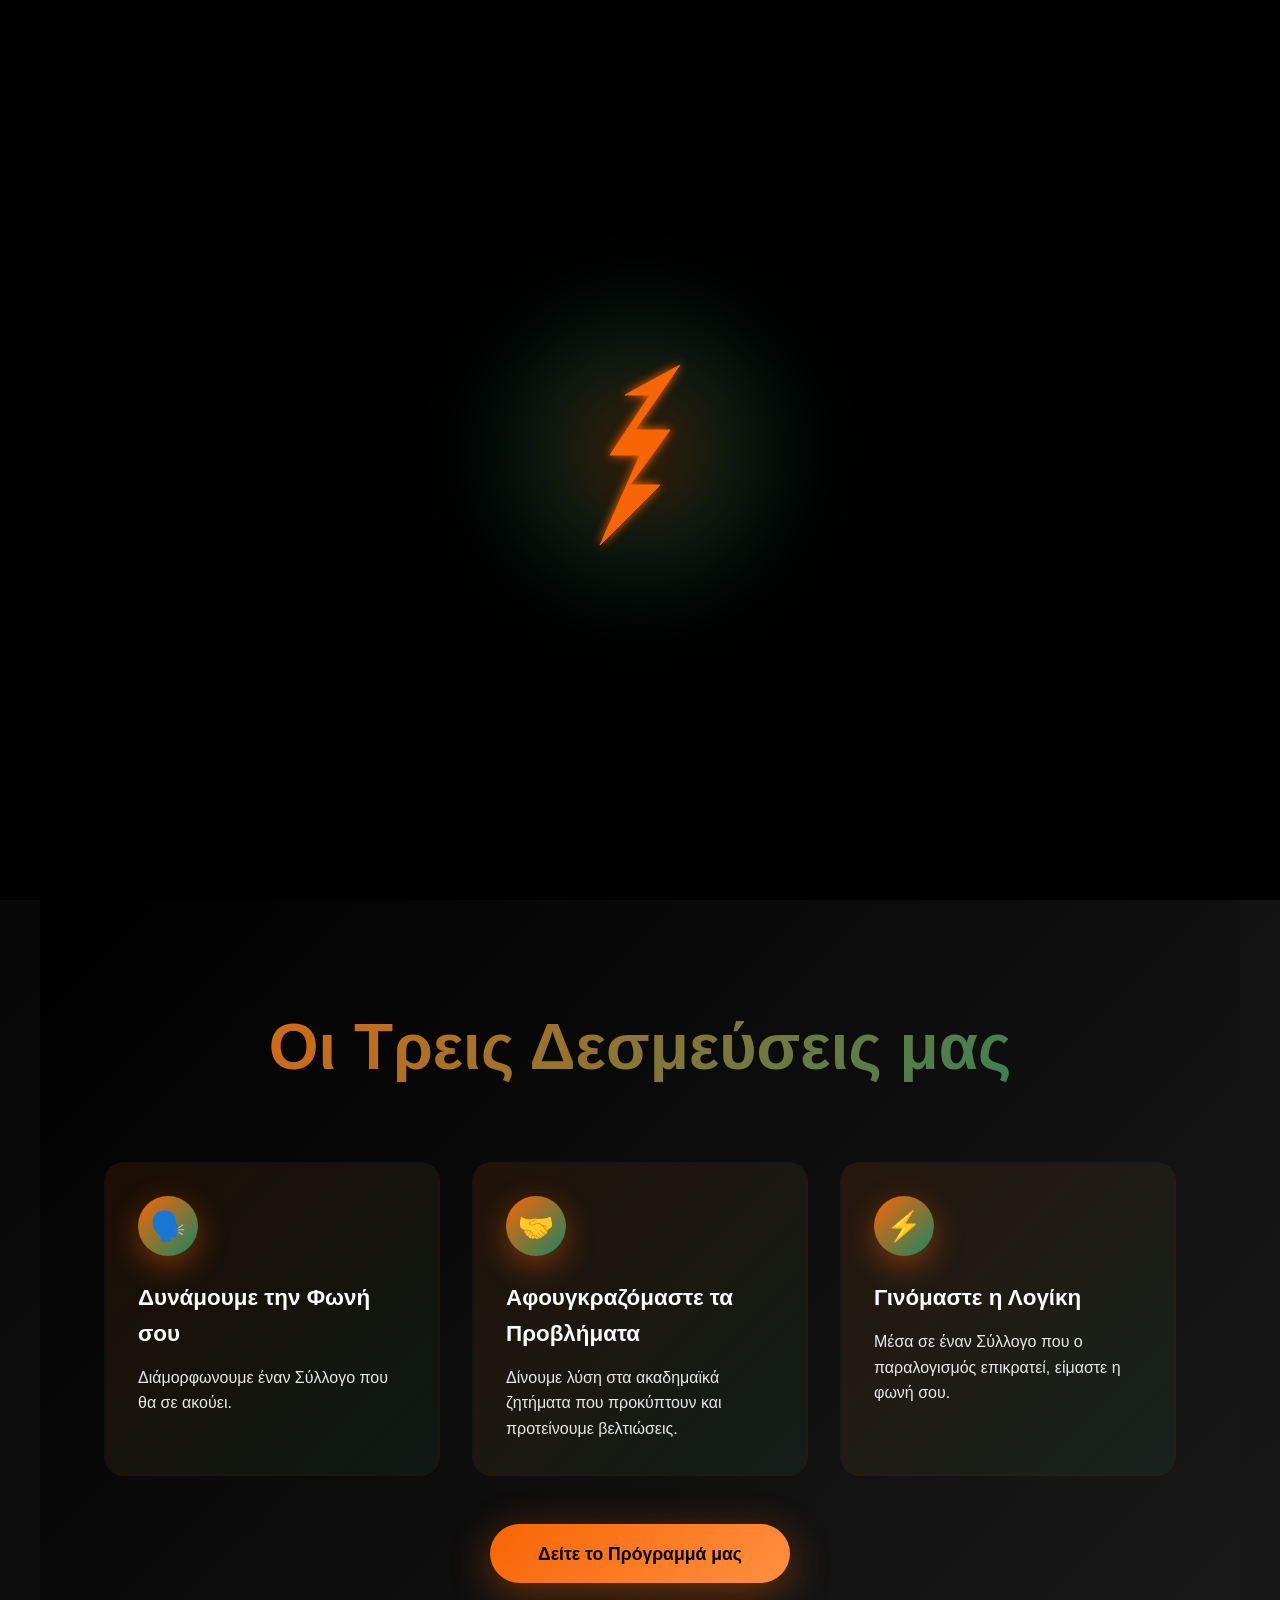
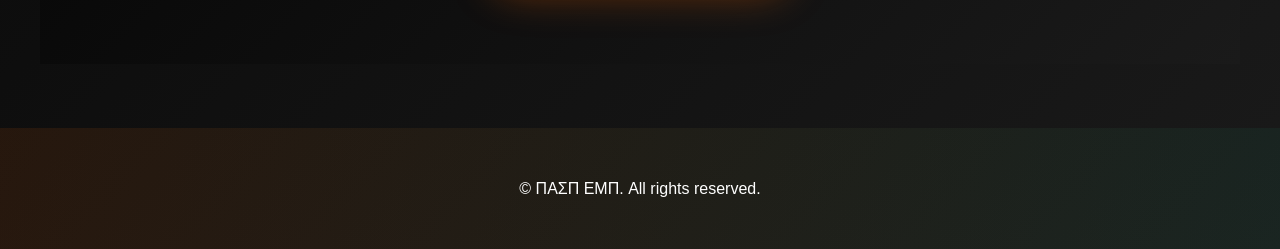
<file: index.html>
<!DOCTYPE html>
<html lang="en">
<head>
    <meta charset="UTF-8">
    <meta name="viewport" content="width=device-width, initial-scale=1.0">
    <title>ΠΑΣΠ ΕΜΠ</title>
    <link rel="stylesheet" href="style.css"> 

    <link rel="icon" type="image/png" href="logo2.png">

</head>
<body>
    <div class="preloader" id="preloader">
        <div class="lightning-glow"></div>
        <div class="lightning-bolt">
            <svg viewBox="0 0 300 400" xmlns="http://www.w3.org/2000/svg" preserveAspectRatio="xMidYMid meet">
                <path d="M 230,30 L 140,160 L 210,160 L 130,270 L 190,270 L 70,390 L 150,210 L 90,210 L 170,90 L 120,90 Z" 
                      fill="#f86505" 
                      stroke="#f86505"
                      stroke-width="2"
                      stroke-linejoin="miter"
                      filter="drop-shadow(0 0 10px #f86505)"/>
            </svg>
        </div>
    </div>

    <nav>
        <a href="index.html" class="logo"><img src="logo.png" alt="ΠΑΣΠ ΕΜΠ Logo"></a>

        <div class="hamburger">
            <div class="line"></div>
            <div class="line"></div>
            <div class="line"></div>
        </div>

        <ul class="nav-links">
            <li><a href="poioi_eimaste.html">Ποιοί είμαστε</a></li>
            <li><a href="programma.html">Το Πρόγραμμά μας</a></li>
            <li><a href="scholes.html">Σχολές</a></li>
            <li><a href="theseis.html">Θέσεις</a></li>
            <li><a href="epikoinonia.html">Επικοινωνία</a></li>

            <li><a href="https://eyf.paspemp.gr" class="nav-btn-special" target="_blank" rel="noopener noreferrer">Engineer Your Future</a></li>
        </ul>
    </nav>

    <section class="hero">
        <div class="gradient-orb orb1"></div>
        <div class="gradient-orb orb2"></div>
        <div class="gradient-orb orb3"></div>
        
        <div class="hero-content">
            <h1>ΟΛΟΙ ΕΜΕΙΣ ΓΙΑ ΕΜΑΣ</h1>
            <p class="subtitle">Διαμορφώνουμε το Πανεπιστήμιο που μας αξίζει!</p>
            <div class="cta-buttons">
                <a href="epikoinonia.html" class="btn btn-primary"><span>Πες μας την γνώμη σου</span></a>
                <a href="programma.html" class="btn btn-secondary"><span>Το Όραμά μας</span></a>
            </div>
        </div>
    </section>

    <section id="commitments" style="background: linear-gradient(135deg, #000000 0%, #1a1a1a 100%);">
       <h2>Οι Τρεις Δεσμεύσεις μας</h2>
        <div class="features">
            <div class="feature-card">
                <div class="feature-icon">🗣️</div>
                <h3>Δυνάμουμε την Φωνή σου</h3>
                <p>Διάμορφωνουμε έναν Σύλλογο που θα σε ακούει.</p>
            </div>
            <div class="feature-card">
                <div class="feature-icon">🤝</div>
                <h3>Αφουγκραζόμαστε τα Προβλήματα</h3>
                <p>Δίνουμε λύση στα ακαδημαϊκά ζητήματα που προκύπτουν και προτείνουμε βελτιώσεις.</p>
            </div>
            <div class="feature-card">
                <div class="feature-icon">⚡</div>
                <h3>Γινόμαστε η Λογίκη</h3>
                <p>Μέσα σε έναν Σύλλογο που ο παραλογισμός επικρατεί, είμαστε η φωνή σου.</p>
            </div>
        </div>
        <div style="text-align: center; margin-top: 4rem;">
            <a href="programma.html" class="btn btn-primary" style="margin: 0 auto;"><span>Δείτε το Πρόγραμμά μας</span></a>
        </div>
    </section>

    <footer>
        <p>&copy; ΠΑΣΠ ΕΜΠ. All rights reserved.</p>
    </footer>

    <script>
        window.addEventListener('load', function() {
            setTimeout(function() {
                document.getElementById('preloader').classList.add('hidden');
            }, 4000);
        });
        // Επιλογή των στοιχείων
        const hamburger = document.querySelector('.hamburger');
        const navLinks = document.querySelector('.nav-links');
        const links = document.querySelectorAll('.nav-links li');

        // Όταν πατάς το hamburger
        hamburger.addEventListener('click', () => {
            // Εναλλαγή της κλάσης 'active'
            navLinks.classList.toggle('active');
            hamburger.classList.toggle('active');
        });

        // (Προαιρετικά) Να κλείνει το μενού όταν πατάς ένα link
        links.forEach(link => {
            link.addEventListener('click', () => {
                navLinks.classList.remove('active');
                hamburger.classList.remove('active');
            });
        });
    </script>
</body>
</html>
</file>
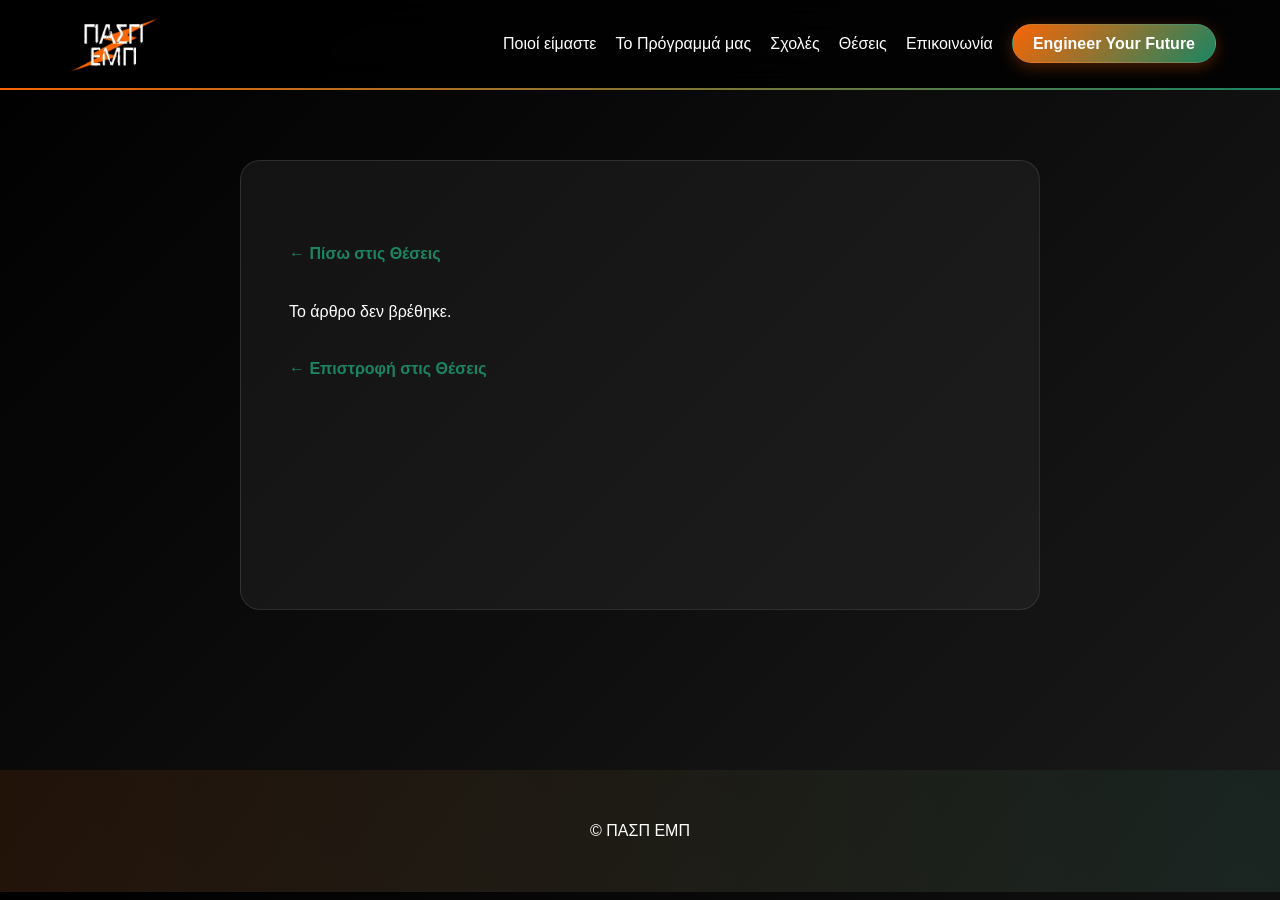
<file: article.html>
<!DOCTYPE html>
<html lang="el">
<head>
    <meta charset="UTF-8">
    <meta name="viewport" content="width=device-width, initial-scale=1.0">
    <title>ΠΑΣΠ ΕΜΠ - Άρθρο</title>
    <link rel="stylesheet" href="style.css"> 
    <link rel="icon" type="image/png" href="logo2.png">
    
</head>
<body>
    <nav>
        <a href="index.html" class="logo"><img src="logo.png" alt="ΠΑΣΠ ΕΜΠ Logo"></a>
        <div class="hamburger">
            <div class="line"></div>
            <div class="line"></div>
            <div class="line"></div>
        </div>
        <ul class="nav-links">
            <li><a href="poioi_eimaste.html">Ποιοί είμαστε</a></li>
            <li><a href="programma.html">Το Πρόγραμμά μας</a></li>
            <li><a href="scholes.html">Σχολές</a></li>
            <li><a href="theseis.html">Θέσεις</a></li>
            <li><a href="epikoinonia.html">Επικοινωνία</a></li>
            <li><a href="https://eyf.paspemp.gr" class="nav-btn-special" target="_blank" rel="noopener noreferrer">Engineer Your Future</a></li>
        </ul>
    </nav>

    <section class="page-header-section">
        <div class="announcement-post-container">
            <a href="theseis.html" class="back-link">← Πίσω στις Θέσεις</a>
            
            <div id="loading">Φόρτωση...</div>

            <div id="article-content" style="display: none;">
                <div class="post-header">
                    <h1 id="title"></h1>
                    <p class="post-meta">📅 <span id="date"></span> | 📂 <span id="cat"></span></p>
                </div>
                <div class="post-content" id="body-text"></div>
            </div>

            <a href="theseis.html" class="back-link">← Επιστροφή στις Θέσεις</a>
        </div>
    </section>

    <footer><p>&copy; ΠΑΣΠ ΕΜΠ</p></footer>

    <script src="articles.js"></script>

    <script>
        // Βρίσκουμε το ID από το URL
        const params = new URLSearchParams(window.location.search);
        const articleId = params.get('id');

        // Ψάχνουμε το άρθρο μέσα στη λίστα 'blogPosts' που φτιάξαμε πριν
        const article = blogPosts.find(item => item.id === articleId);

        if (article) {
            // Γεμίζουμε τη σελίδα
            document.getElementById('title').innerText = article.title;
            document.getElementById('date').innerText = article.date;
            document.getElementById('cat').innerText = article.category;
            document.getElementById('body-text').innerHTML = article.content; // Το .content τώρα δέχεται τα HTML tags σου

            // Εμφανίζουμε το περιεχόμενο
            document.getElementById('loading').style.display = 'none';
            document.getElementById('article-content').style.display = 'block';
            document.title = "ΠΑΣΠ ΕΜΠ - " + article.title;
        } else {
            document.getElementById('loading').innerText = "Το άρθρο δεν βρέθηκε.";
        }

        // Επιλογή των στοιχείων
		const hamburger = document.querySelector('.hamburger');
		const navLinks = document.querySelector('.nav-links');
		const links = document.querySelectorAll('.nav-links li');

		// Όταν πατάς το hamburger
		hamburger.addEventListener('click', () => {
		    // Εναλλαγή της κλάσης 'active'
		    navLinks.classList.toggle('active');
		    hamburger.classList.toggle('active');
		});

		// (Προαιρετικά) Να κλείνει το μενού όταν πατάς ένα link
		links.forEach(link => {
		    link.addEventListener('click', () => {
		        navLinks.classList.remove('active');
		        hamburger.classList.remove('active');
		    });
		});
    </script>
</body>
</html>
</file>
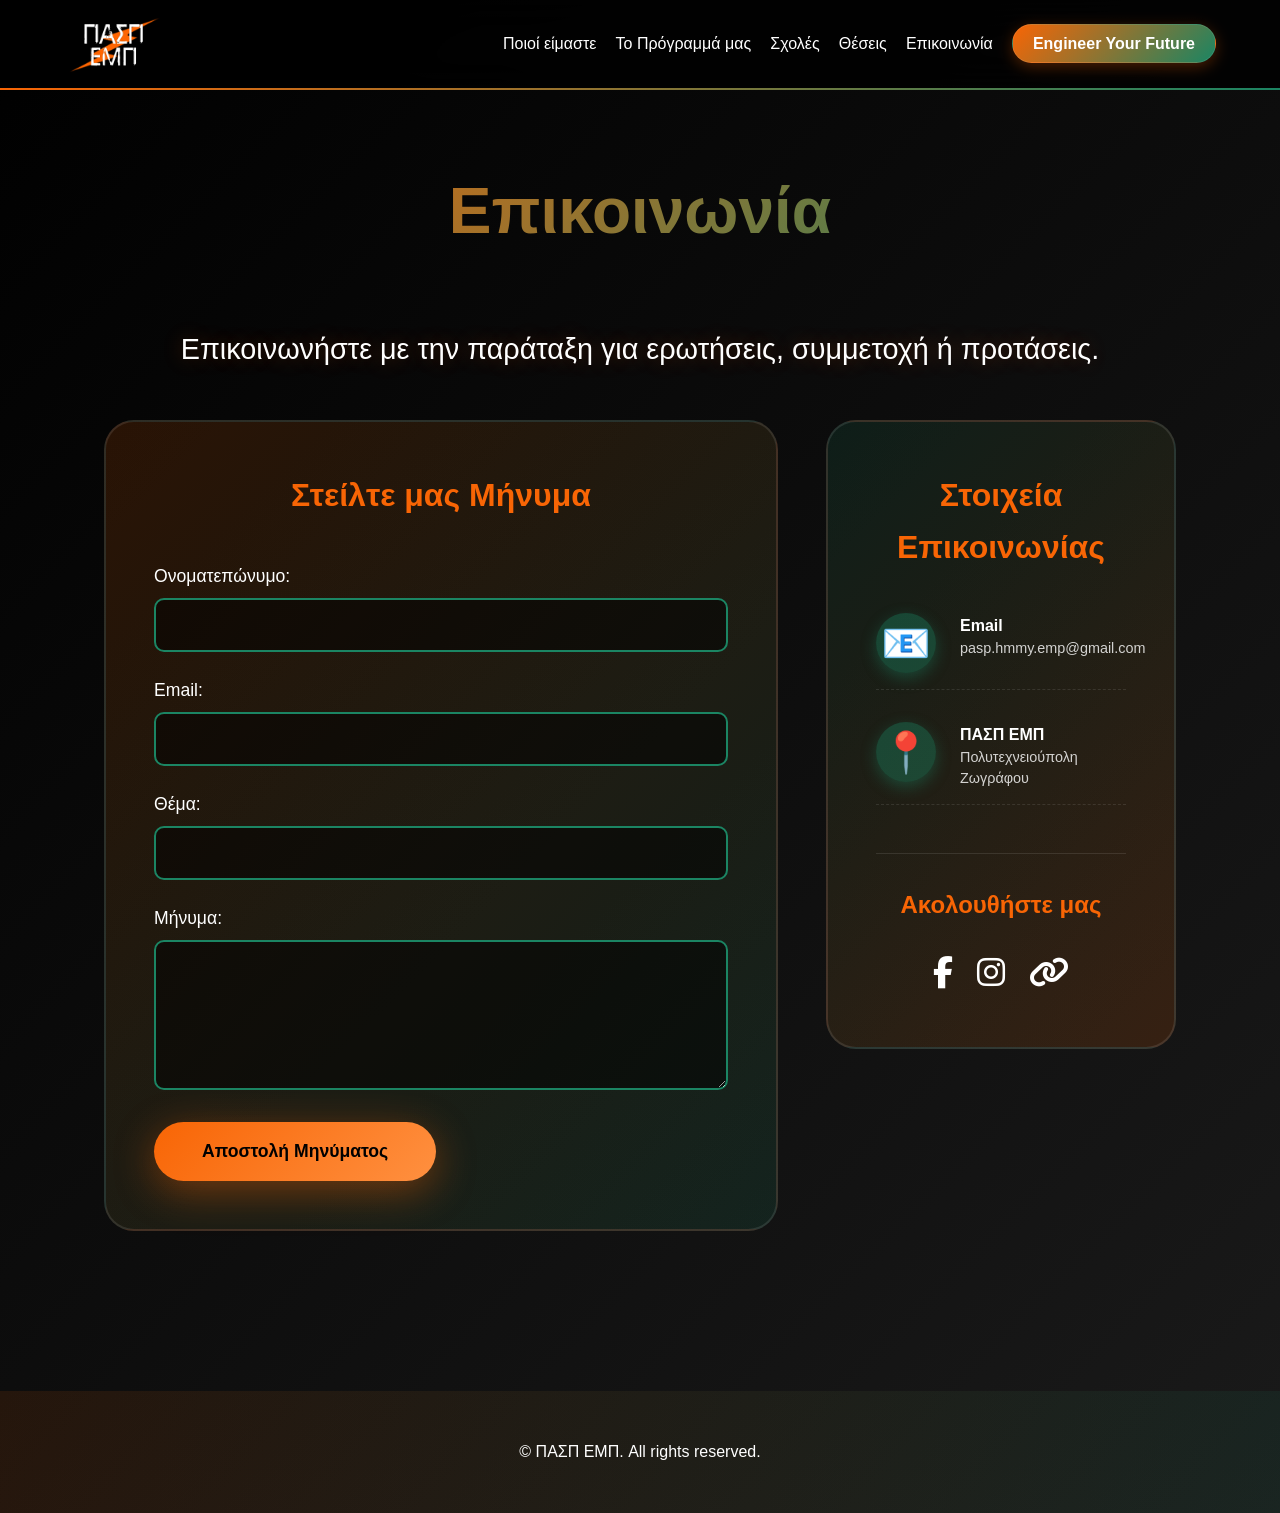
<file: epikoinonia.html>
<!DOCTYPE html>
<html lang="en">
<head>
    <meta charset="UTF-8">
    <meta name="viewport" content="width=device-width, initial-scale=1.0">
    <title>ΠΑΣΠ ΕΜΠ - Επικοινωνία</title>
    <link rel="stylesheet" href="style.css"> 
    <link rel="icon" type="image/png" href="logo2.png">
    <link rel="stylesheet" href="https://cdnjs.cloudflare.com/ajax/libs/font-awesome/6.5.1/css/all.min.css">
</head>
<body>
    <nav>
        <a href="index.html" class="logo"><img src="logo.png" alt="ΠΑΣΠ ΕΜΠ Logo"></a>
        <div class="hamburger">
            <div class="line"></div>
            <div class="line"></div>
            <div class="line"></div>
        </div>
        <ul class="nav-links">
            <li><a href="poioi_eimaste.html">Ποιοί είμαστε</a></li>
            <li><a href="programma.html">Το Πρόγραμμά μας</a></li>
            <li><a href="scholes.html">Σχολές</a></li>
            <li><a href="theseis.html">Θέσεις</a></li>
            <li><a href="epikoinonia.html">Επικοινωνία</a></li>
           	<li><a href="https://eyf.paspemp.gr" class="nav-btn-special" target="_blank" rel="noopener noreferrer">Engineer Your Future</a></li>
        </ul>
    </nav>

    <section id="contact" class="page-header-section">
    <h2>Επικοινωνία</h2>
    <p class="subtitle" style="text-align: center; margin-bottom: 3rem;">
        Επικοινωνήστε με την παράταξη για ερωτήσεις, συμμετοχή ή προτάσεις.
    </p>

    <div class="contact-layout">
        <div class="contact-form-container">
            <h3>Στείλτε μας Μήνυμα</h3>
            <form action="mailto:pasp.hmmy.emp@gmail.com" method="post" enctype="text/plain">
                <label for="name">Ονοματεπώνυμο:</label>
                <input type="text" id="name" name="name" required>

                <label for="email">Email:</label>
                <input type="email" id="email" name="email" required>

                <label for="subject">Θέμα:</label>
                <input type="text" id="subject" name="subject" required>

                <label for="message">Μήνυμα:</label>
                <textarea id="message" name="message" required></textarea>

                <button type="submit" class="btn btn-primary"><span>Αποστολή Μηνύματος</span></button>
            </form>
        </div>

        <div class="contact-info-container">
            <h3>Στοιχεία Επικοινωνίας</h3>
            <div class="info-item">
                <div class="info-icon">📧</div>
                <div class="info-text">
                    <h4>Email</h4>
                    <p>pasp.hmmy.emp@gmail.com</p>
                </div>
            </div>
            
            <div class="info-item">
                <div class="info-icon">📍</div>
                <div class="info-text">
                    <h4>ΠΑΣΠ ΕΜΠ</h4>
                    <p>Πολυτεχνειούπολη Ζωγράφου</p>
                </div>
            </div>

            <div class="social-links">
                <h4>Ακολουθήστε μας</h4>
                <a href="https://www.facebook.com/pasphmmyemp" class="social-icon" target="_blank"><i class="fab fa-facebook-f"></i></a> 
                <a href="https://www.instagram.com/pasp.hmmy.emp/" class="social-icon" target="_blank"><i class="fab fa-instagram"></i></a>
                <a href="https://linktr.ee/paspemp" class="social-icon" target="_blank"><i class="fas fa-link"></i></a> </div>
            </div>
        </div>
    </section>

    <footer>
        <p>&copy; ΠΑΣΠ ΕΜΠ. All rights reserved.</p>
    </footer>

    <script>
    	// Επιλογή των στοιχείων
		const hamburger = document.querySelector('.hamburger');
		const navLinks = document.querySelector('.nav-links');
		const links = document.querySelectorAll('.nav-links li');

		// Όταν πατάς το hamburger
		hamburger.addEventListener('click', () => {
		    // Εναλλαγή της κλάσης 'active'
		    navLinks.classList.toggle('active');
		    hamburger.classList.toggle('active');
		});

		// (Προαιρετικά) Να κλείνει το μενού όταν πατάς ένα link
		links.forEach(link => {
		    link.addEventListener('click', () => {
		        navLinks.classList.remove('active');
		        hamburger.classList.remove('active');
		    });
		});
    </script>
</body>
</html>
</file>
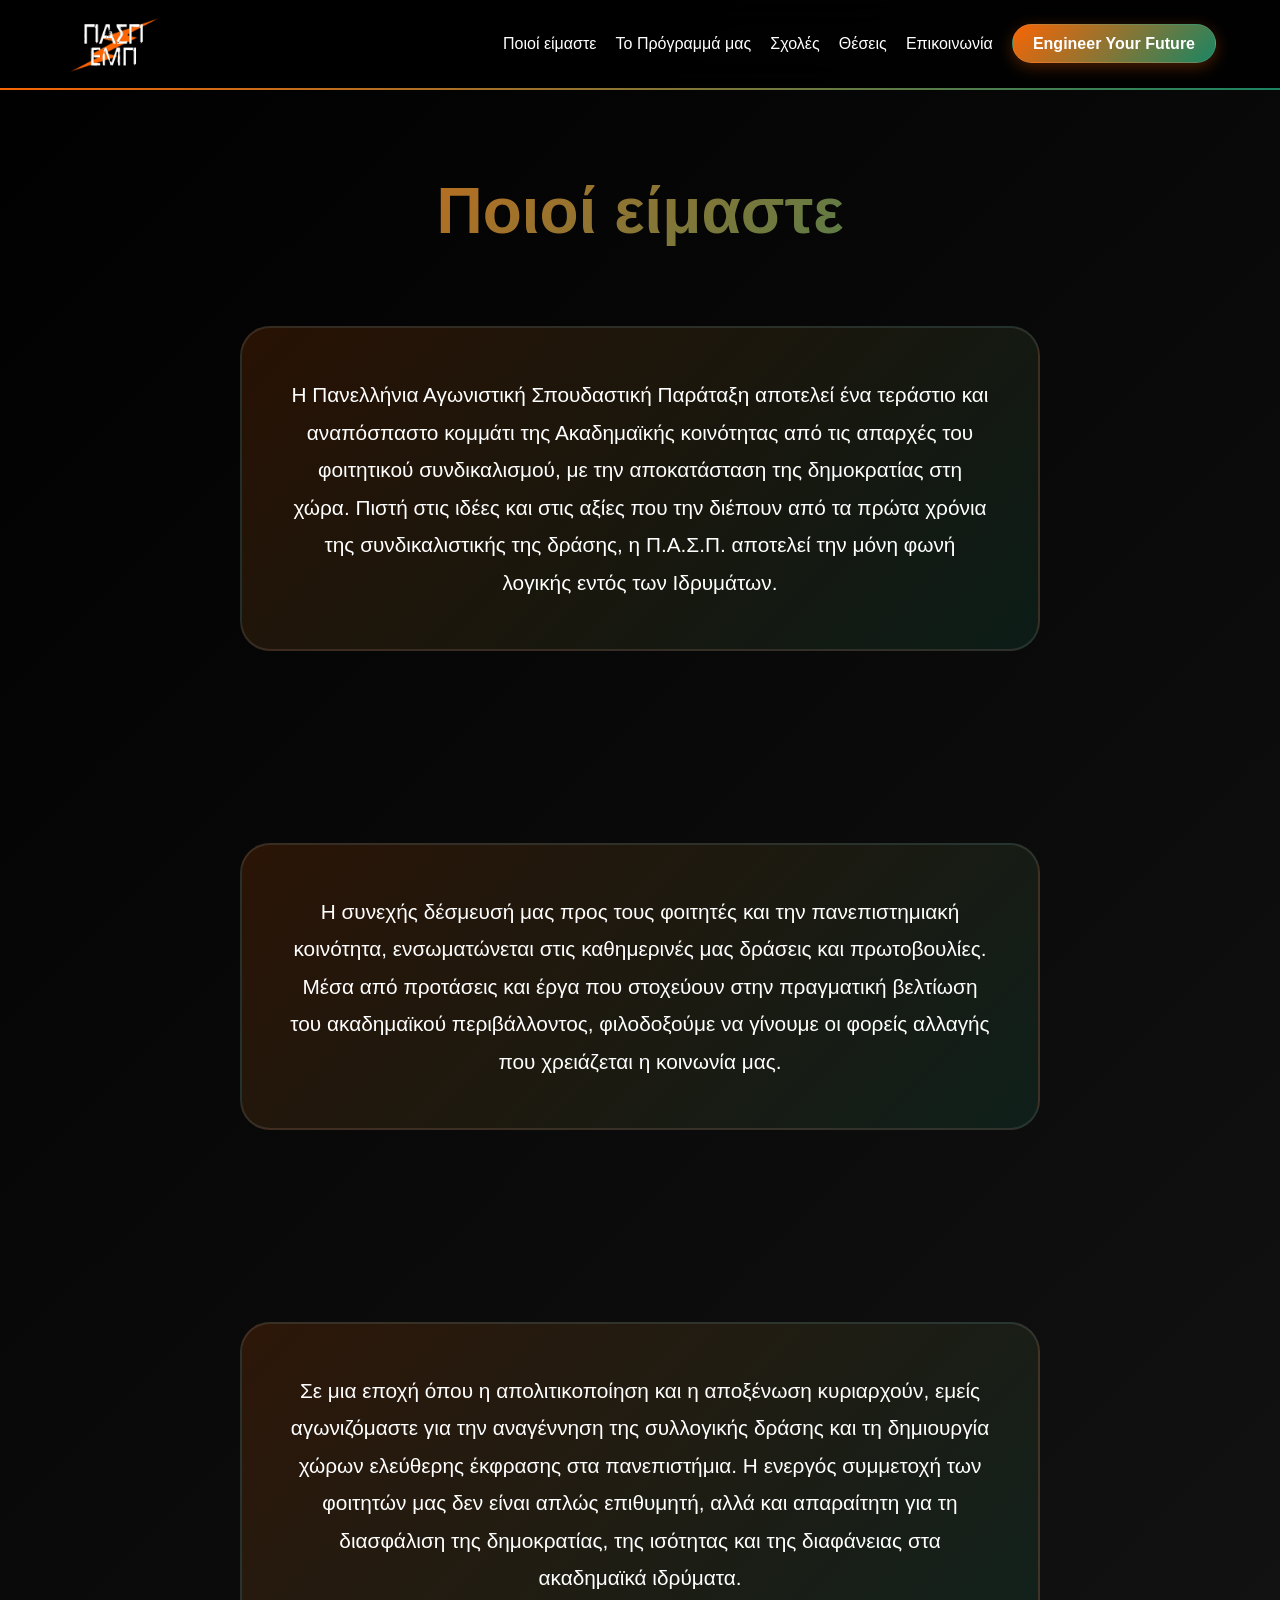
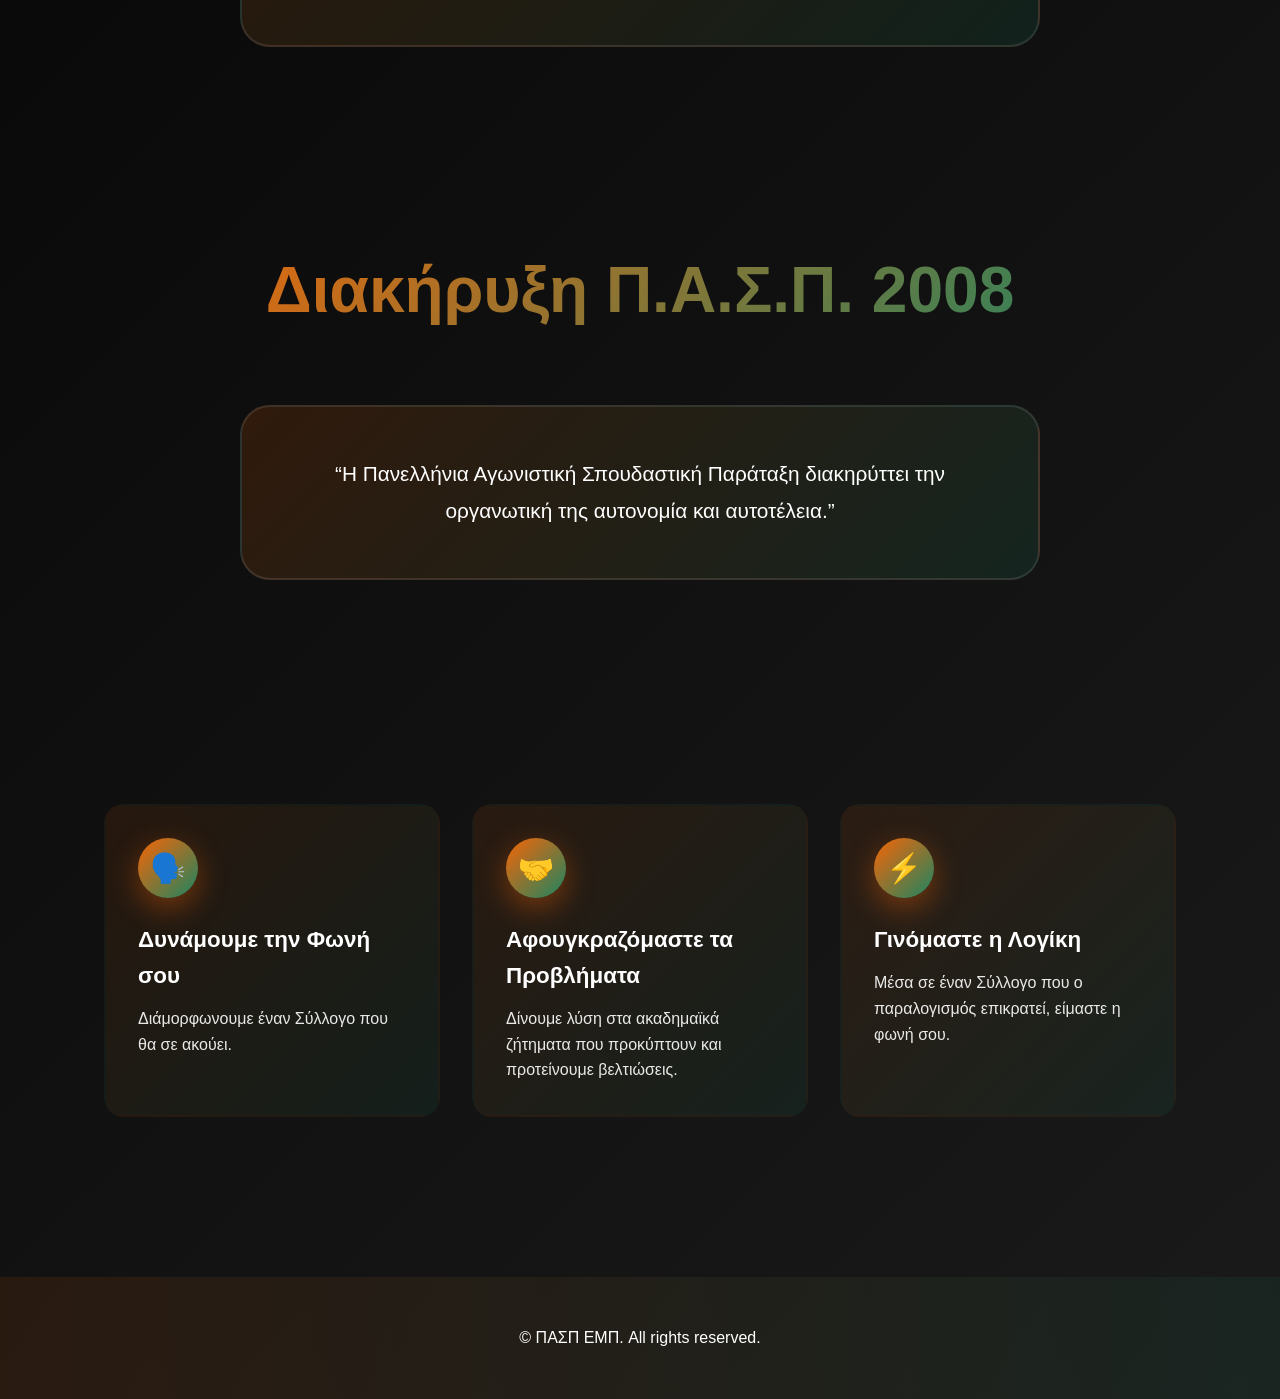
<file: poioi_eimaste.html>
<!DOCTYPE html>
<html lang="en">
<head>
    <meta charset="UTF-8">
    <meta name="viewport" content="width=device-width, initial-scale=1.0">
    <title>ΠΑΣΠ ΕΜΠ - Ποιοί Είμαστε</title>
    <link rel="stylesheet" href="style.css"> 

    <link rel="icon" type="image/png" href="logo2.png">

</head>
<body>
    <nav>
        <a href="index.html" class="logo"><img src="logo.png" alt="ΠΑΣΠ ΕΜΠ Logo"></a>
        <div class="hamburger">
            <div class="line"></div>
            <div class="line"></div>
            <div class="line"></div>
        </div>
        <ul class="nav-links">
            <li><a href="poioi_eimaste.html">Ποιοί είμαστε</a></li>
            <li><a href="programma.html">Το Πρόγραμμά μας</a></li>
            <li><a href="scholes.html">Σχολές</a></li>
            <li><a href="theseis.html">Θέσεις</a></li>
            <li><a href="epikoinonia.html">Επικοινωνία</a></li>
           <li><a href="https://eyf.paspemp.gr" class="nav-btn-special" target="_blank" rel="noopener noreferrer">Engineer Your Future</a></li>
        </ul>
    </nav>

    <section id="about" class="page-header-section">
        <h2>Ποιοί είμαστε</h2>
        <div class="mission-content">
            <p>
                Η Πανελλήνια Αγωνιστική Σπουδαστική Παράταξη αποτελεί ένα τεράστιο και αναπόσπαστο κομμάτι της Ακαδημαϊκής κοινότητας από τις απαρχές του φοιτητικού συνδικαλισμού, με την αποκατάσταση της δημοκρατίας στη χώρα. Πιστή στις ιδέες και στις αξίες που την διέπουν από τα πρώτα χρόνια της συνδικαλιστικής της δράσης, η Π.Α.Σ.Π. αποτελεί την μόνη φωνή λογικής εντός των Ιδρυμάτων.
            </p>
        </div>
    </section>

    <section id="about">
        <div class="mission-content">
            <p>
                Η συνεχής δέσμευσή μας προς τους φοιτητές και την πανεπιστημιακή κοινότητα, ενσωματώνεται στις καθημερινές μας δράσεις και πρωτοβουλίες. Μέσα από προτάσεις και έργα που στοχεύουν στην πραγματική βελτίωση του ακαδημαϊκού περιβάλλοντος, φιλοδοξούμε να γίνουμε οι φορείς αλλαγής που χρειάζεται η κοινωνία μας.
            </p>
        </div>
    </section>

    <section id="about">
        <div class="mission-content">
            <p>
                Σε μια εποχή όπου η απολιτικοποίηση και η αποξένωση κυριαρχούν, εμείς αγωνιζόμαστε για την αναγέννηση της συλλογικής δράσης και τη δημιουργία χώρων ελεύθερης έκφρασης στα πανεπιστήμια. Η ενεργός συμμετοχή των φοιτητών μας δεν είναι απλώς επιθυμητή, αλλά και απαραίτητη για τη διασφάλιση της δημοκρατίας, της ισότητας και της διαφάνειας στα ακαδημαϊκά ιδρύματα.
            </p>
        </div>
    </section>

    <section id="about">
       <h2>Διακήρυξη Π.Α.Σ.Π. 2008</h2>
        <div class="mission-content">
            <p>
                “Η Πανελλήνια Αγωνιστική Σπουδαστική Παράταξη διακηρύττει την οργανωτική της αυτονομία και αυτοτέλεια.” 
            </p>
        </div>
    </section>

    <section id="about">
       <div class="features">
            <div class="feature-card">
                <div class="feature-icon">🗣️</div>
                <h3>Δυνάμουμε την Φωνή σου</h3>
                <p>Διάμορφωνουμε έναν Σύλλογο που θα σε ακούει.</p>
            </div>
            <div class="feature-card">
                <div class="feature-icon">🤝</div>
                <h3>Αφουγκραζόμαστε τα Προβλήματα</h3>
                <p>Δίνουμε λύση στα ακαδημαϊκά ζήτηματα που προκύπτουν και προτείνουμε βελτιώσεις.</p>
            </div>
            <div class="feature-card">
                <div class="feature-icon">⚡</div>
                <h3>Γινόμαστε η Λογίκη</h3>
                <p>Μέσα σε έναν Σύλλογο που ο παραλογισμός επικρατεί, είμαστε η φωνή σου.</p>
            </div>
        </div>
    </section>

    <footer>
        <p>&copy; ΠΑΣΠ ΕΜΠ. All rights reserved.</p>
    </footer>
    <script>
    	// Επιλογή των στοιχείων
		const hamburger = document.querySelector('.hamburger');
		const navLinks = document.querySelector('.nav-links');
		const links = document.querySelectorAll('.nav-links li');

		// Όταν πατάς το hamburger
		hamburger.addEventListener('click', () => {
		    // Εναλλαγή της κλάσης 'active'
		    navLinks.classList.toggle('active');
		    hamburger.classList.toggle('active');
		});

		// (Προαιρετικά) Να κλείνει το μενού όταν πατάς ένα link
		links.forEach(link => {
		    link.addEventListener('click', () => {
		        navLinks.classList.remove('active');
		        hamburger.classList.remove('active');
		    });
		});
    </script>
</body>
</html>
</file>
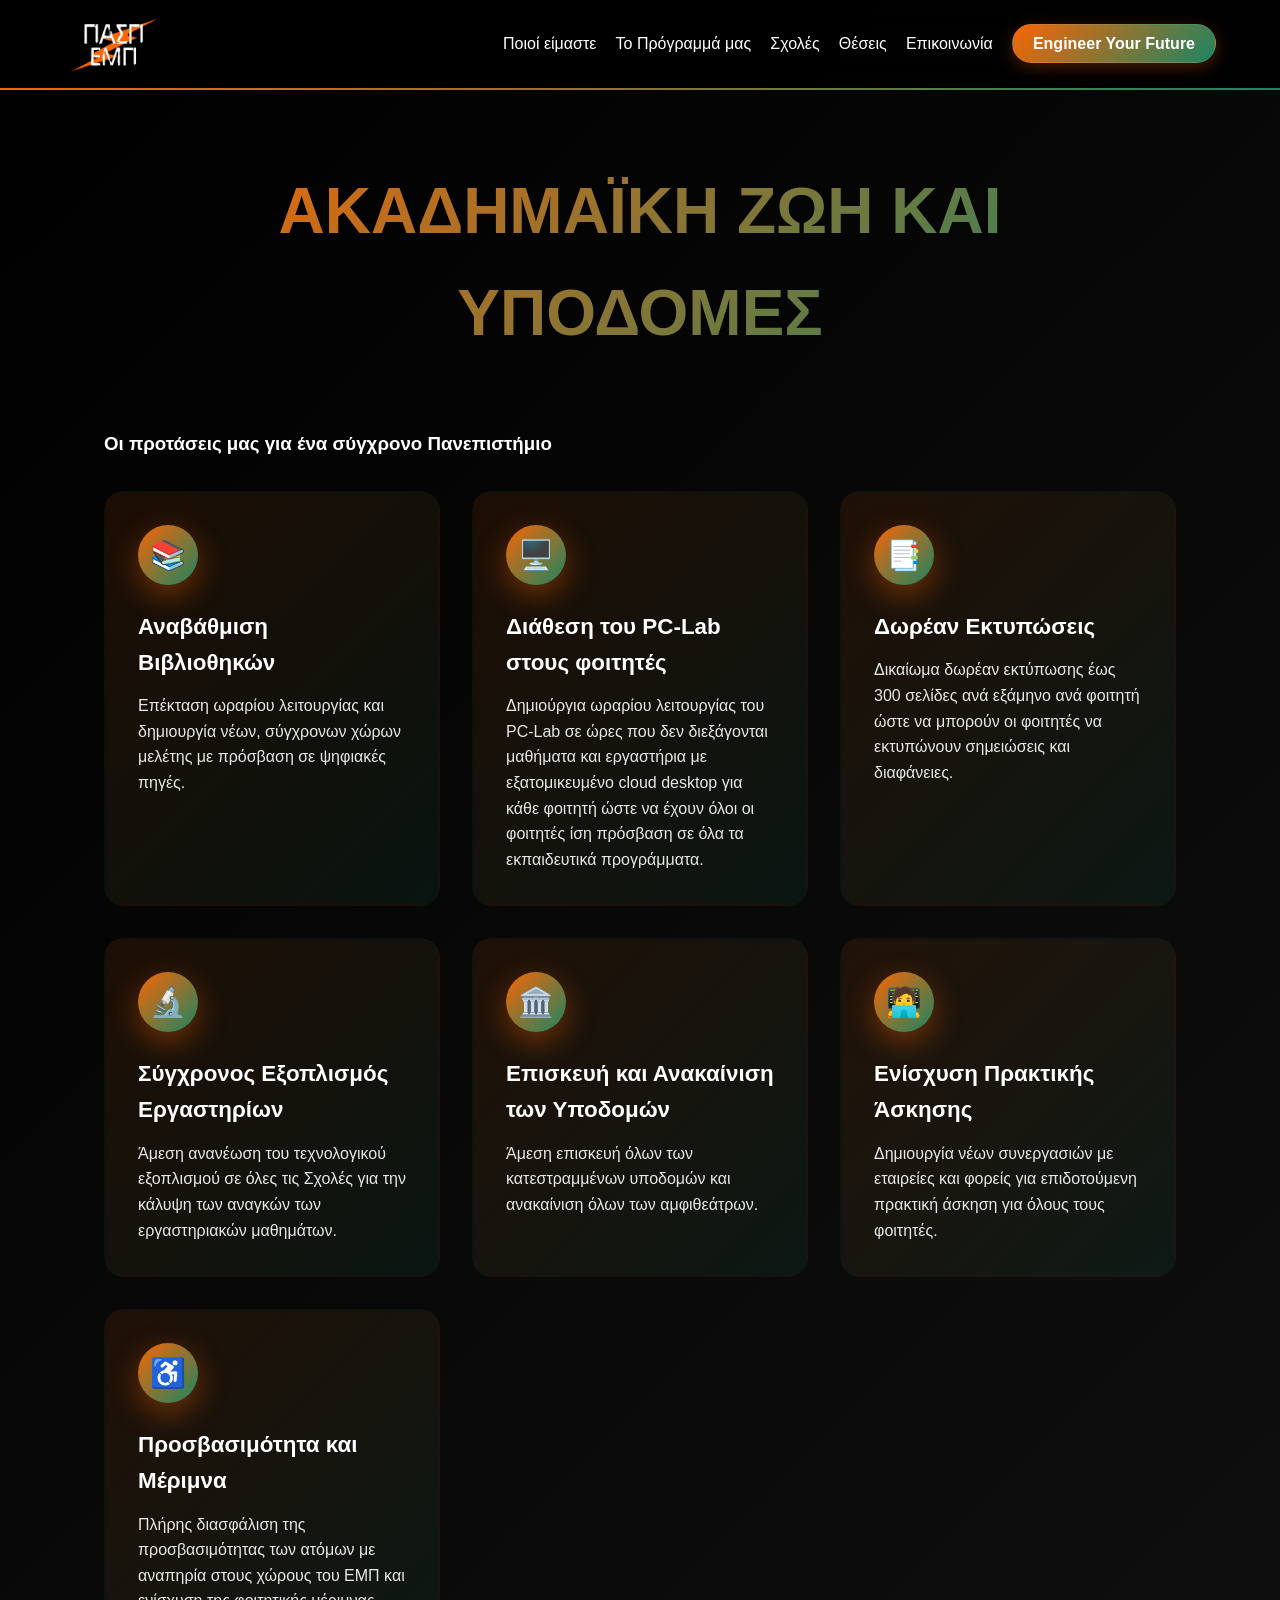
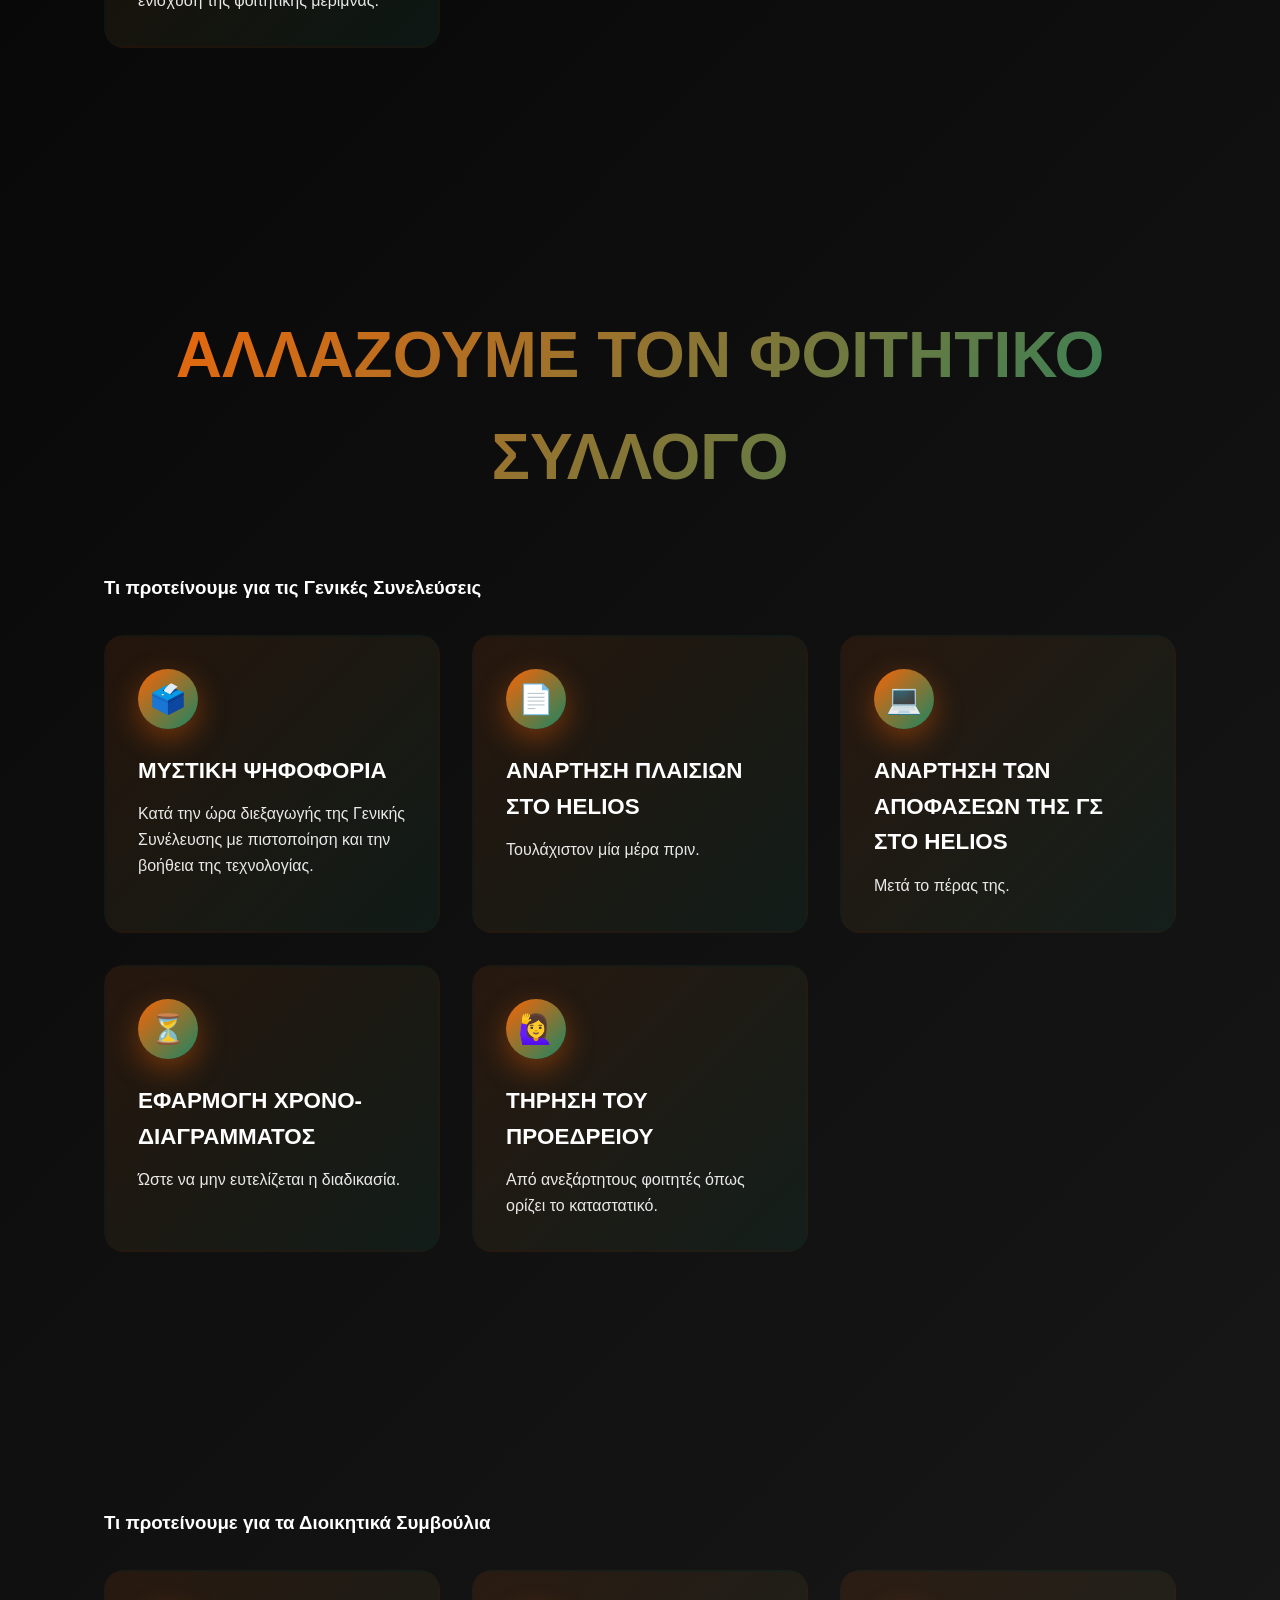
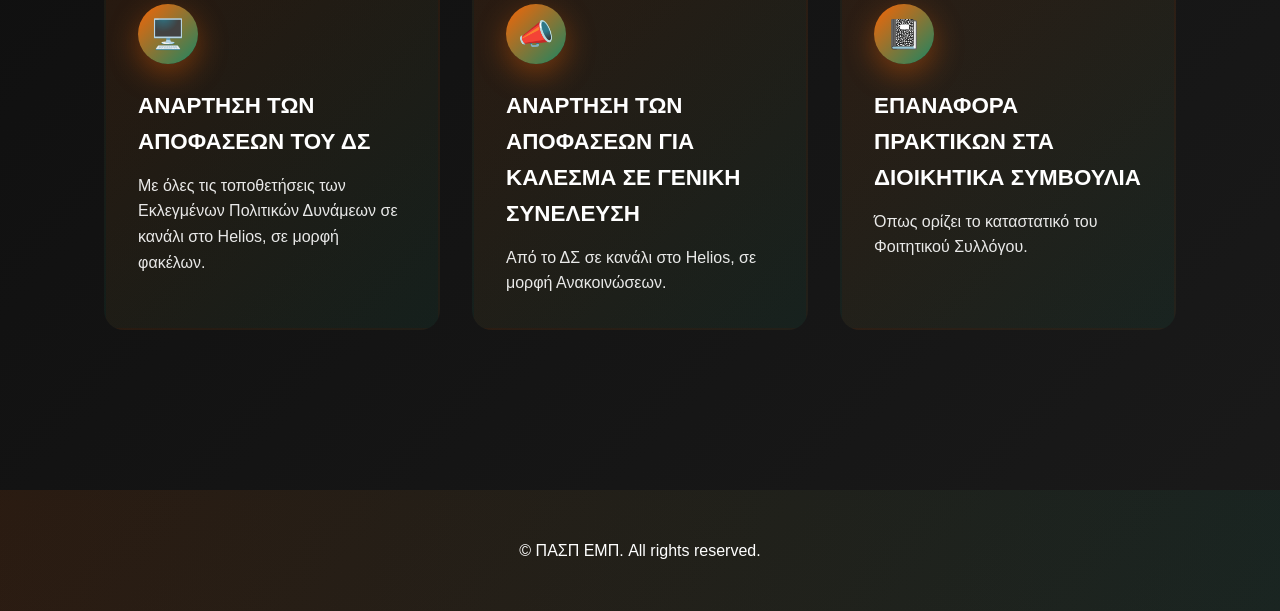
<file: programma.html>
<!DOCTYPE html>
<html lang="en">
<head>
    <meta charset="UTF-8">
    <meta name="viewport" content="width=device-width, initial-scale=1.0">
    <title>ΠΑΣΠ ΕΜΠ - Πρόγραμμα</title>
    <link rel="stylesheet" href="style.css"> 

    <link rel="icon" type="image/png" href="logo2.png">
    
</head>
<body>
    <nav>
        <a href="index.html" class="logo"><img src="logo.png" alt="ΠΑΣΠ ΕΜΠ Logo"></a>
        <div class="hamburger">
            <div class="line"></div>
            <div class="line"></div>
            <div class="line"></div>
        </div>
        <ul class="nav-links">
            <li><a href="poioi_eimaste.html">Ποιοί είμαστε</a></li>
            <li><a href="programma.html">Το Πρόγραμμά μας</a></li>
            <li><a href="scholes.html">Σχολές</a></li>
            <li><a href="theseis.html">Θέσεις</a></li>
            <li><a href="epikoinonia.html">Επικοινωνία</a></li>
            <li><a href="https://eyf.paspemp.gr" class="nav-btn-special" target="_blank" rel="noopener noreferrer">Engineer Your Future</a></li>
        </ul>
    </nav>

    <section id="academics" class="page-header-section">
    	<h2>ΑΚΑΔΗΜΑΪΚΗ ΖΩΗ ΚΑΙ ΥΠΟΔΟΜΕΣ</h2>
        <h3>Οι προτάσεις μας για ένα σύγχρονο Πανεπιστήμιο</h3>
        <div class="features">
            <div class="feature-card">
                <div class="feature-icon">📚</div>
                <h3>Αναβάθμιση Βιβλιοθηκών</h3>
                <p>Επέκταση ωραρίου λειτουργίας και δημιουργία νέων, σύγχρονων χώρων μελέτης με πρόσβαση σε ψηφιακές πηγές.</p>
            </div>
            <div class="feature-card">
                <div class="feature-icon">🖥️</div>
                <h3>Διάθεση του PC-Lab στους φοιτητές</h3>
                <p>Δημιούργια ωραρίου λειτουργίας του PC-Lab σε ώρες που δεν διεξάγονται μαθήματα και εργαστήρια με εξατομικευμένο cloud desktop για κάθε φοιτητή ώστε να έχουν όλοι οι φοιτητές ίση πρόσβαση σε όλα τα εκπαιδευτικά προγράμματα.</p>
            </div>
            <div class="feature-card">
                <div class="feature-icon">📑</div>
                <h3>Δωρέαν Εκτυπώσεις</h3>
                <p>Δικαίωμα δωρέαν εκτύπωσης έως 300 σελίδες ανά εξάμηνο ανά φοιτητή ώστε να μπορούν οι φοιτητές να εκτυπώνουν σημειώσεις και διαφάνειες.</p>
            </div>
            <div class="feature-card">
                <div class="feature-icon">🔬</div>
                <h3>Σύγχρονος Εξοπλισμός Εργαστηρίων</h3>
                <p>Άμεση ανανέωση του τεχνολογικού εξοπλισμού σε όλες τις Σχολές για την κάλυψη των αναγκών των εργαστηριακών μαθημάτων.</p>
            </div>
            <div class="feature-card">
                <div class="feature-icon">🏛️</div>
                <h3>Επισκευή και Ανακαίνιση των Υποδομών</h3>
                <p>Άμεση επισκευή όλων των κατεστραμμένων υποδομών και ανακαίνιση όλων των αμφιθεάτρων.</p>
            </div>
            <div class="feature-card">
                <div class="feature-icon">🧑‍💻</div>
                <h3>Ενίσχυση Πρακτικής Άσκησης</h3>
                <p>Δημιουργία νέων συνεργασιών με εταιρείες και φορείς για επιδοτούμενη πρακτική άσκηση για όλους τους φοιτητές.</p>
            </div>
            <div class="feature-card">
                <div class="feature-icon">♿</div>
                <h3>Προσβασιμότητα και Μέριμνα</h3>
                <p>Πλήρης διασφάλιση της προσβασιμότητας των ατόμων με αναπηρία στους χώρους του ΕΜΠ και ενίσχυση της φοιτητικής μέριμνας.</p>
            </div>
        </div>
    </section>

    <section id="mission" class="page-header-section">
    	<h2>ΑΛΛΑΖΟΥΜΕ ΤΟΝ ΦΟΙΤΗΤΙΚΟ ΣΥΛΛΟΓΟ</h2>
        <h3>Τι προτείνουμε για τις Γενικές Συνελεύσεις</h3>
        <div class="features">
            <div class="feature-card">
                <div class="feature-icon">🗳️</div>
                <h3>ΜΥΣΤΙΚΗ ΨΗΦΟΦΟΡΙΑ</h3>
                <p>Κατά την ώρα διεξαγωγής της Γενικής Συνέλευσης με πιστοποίηση και την βοήθεια της τεχνολογίας.</p>
            </div>
            <div class="feature-card">
                <div class="feature-icon">📄</div>
                <h3>ΑΝΑΡΤΗΣΗ ΠΛΑΙΣΙΩΝ ΣΤΟ HELIOS</h3>
                <p>Τουλάχιστον μία μέρα πριν.</p>
            </div>
            <div class="feature-card">
                <div class="feature-icon">💻</div>
                <h3>ΑΝΑΡΤΗΣΗ ΤΩΝ ΑΠΟΦΑΣΕΩΝ ΤΗΣ ΓΣ ΣΤΟ HELIOS</h3>
                <p>Μετά το πέρας της.</p>
            </div>
            <div class="feature-card">
                <div class="feature-icon">⏳</div>
                <h3>ΕΦΑΡΜΟΓΗ ΧΡΟΝΟ-ΔΙΑΓΡΑΜΜΑΤΟΣ</h3>
                <p>Ώστε να μην ευτελίζεται η διαδικασία.</p>
            </div>
            <div class="feature-card">
                <div class="feature-icon">🙋‍♀️</div>
                <h3>ΤΗΡΗΣΗ ΤΟΥ ΠΡΟΕΔΡΕΙΟΥ</h3>
                <p>Από ανεξάρτητους φοιτητές όπως ορίζει το καταστατικό.</p>
            </div>
        </div>
        
    </section>

    <section id="mission" class="page-header-section">
    	<h3>Τι προτείνουμε για τα Διοικητικά Συμβούλια</h3>
        <div class="features">
            <div class="feature-card">
                <div class="feature-icon">🖥️</div>
                <h3>ΑΝΑΡΤΗΣΗ ΤΩΝ ΑΠΟΦΑΣΕΩΝ ΤΟΥ ΔΣ</h3>
                <p>Με όλες τις τοποθετήσεις των Εκλεγμένων Πολιτικών Δυνάμεων σε κανάλι στο Helios, σε μορφή φακέλων.</p>
            </div>
            <div class="feature-card">
                <div class="feature-icon">📣</div>
                <h3>ΑΝΑΡΤΗΣΗ ΤΩΝ ΑΠΟΦΑΣΕΩΝ ΓΙΑ ΚΑΛΕΣΜΑ ΣΕ ΓΕΝΙΚΗ ΣΥΝΕΛΕΥΣΗ</h3>
                <p>Από το ΔΣ σε κανάλι στο Helios, σε μορφή Ανακοινώσεων.</p>
            </div>
            <div class="feature-card">
                <div class="feature-icon">📓</div>
                <h3>ΕΠΑΝΑΦΟΡΑ ΠΡΑΚΤΙΚΩΝ ΣΤΑ ΔΙΟΙΚΗΤΙΚΑ ΣΥΜΒΟΥΛΙΑ</h3>
                <p>Όπως ορίζει το καταστατικό του Φοιτητικού Συλλόγου.</p>
            </div>
        </div>
    </section>

    <footer>
        <p>&copy; ΠΑΣΠ ΕΜΠ. All rights reserved.</p>
    </footer>
    <script>
    	// Επιλογή των στοιχείων
		const hamburger = document.querySelector('.hamburger');
		const navLinks = document.querySelector('.nav-links');
		const links = document.querySelectorAll('.nav-links li');

		// Όταν πατάς το hamburger
		hamburger.addEventListener('click', () => {
		    // Εναλλαγή της κλάσης 'active'
		    navLinks.classList.toggle('active');
		    hamburger.classList.toggle('active');
		});

		// (Προαιρετικά) Να κλείνει το μενού όταν πατάς ένα link
		links.forEach(link => {
		    link.addEventListener('click', () => {
		        navLinks.classList.remove('active');
		        hamburger.classList.remove('active');
		    });
		});
    </script>
</body>
</html>
</file>
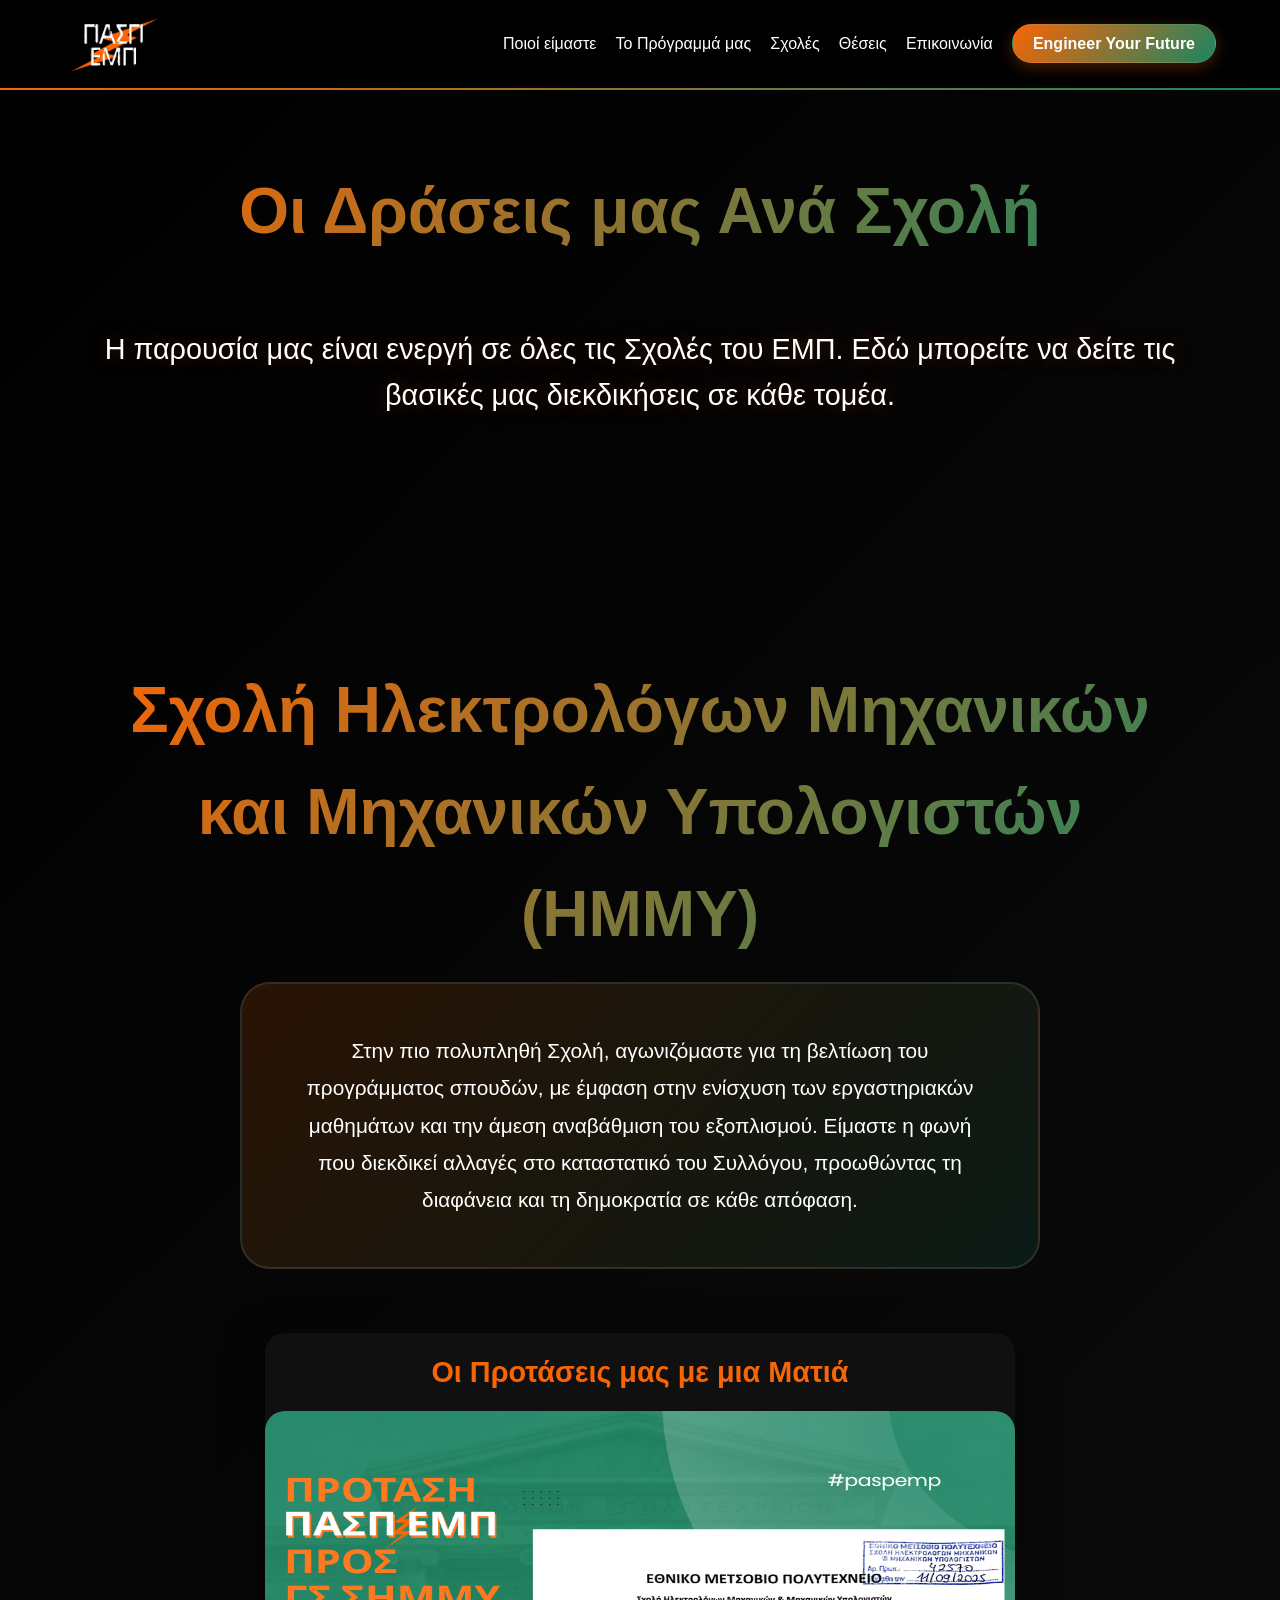
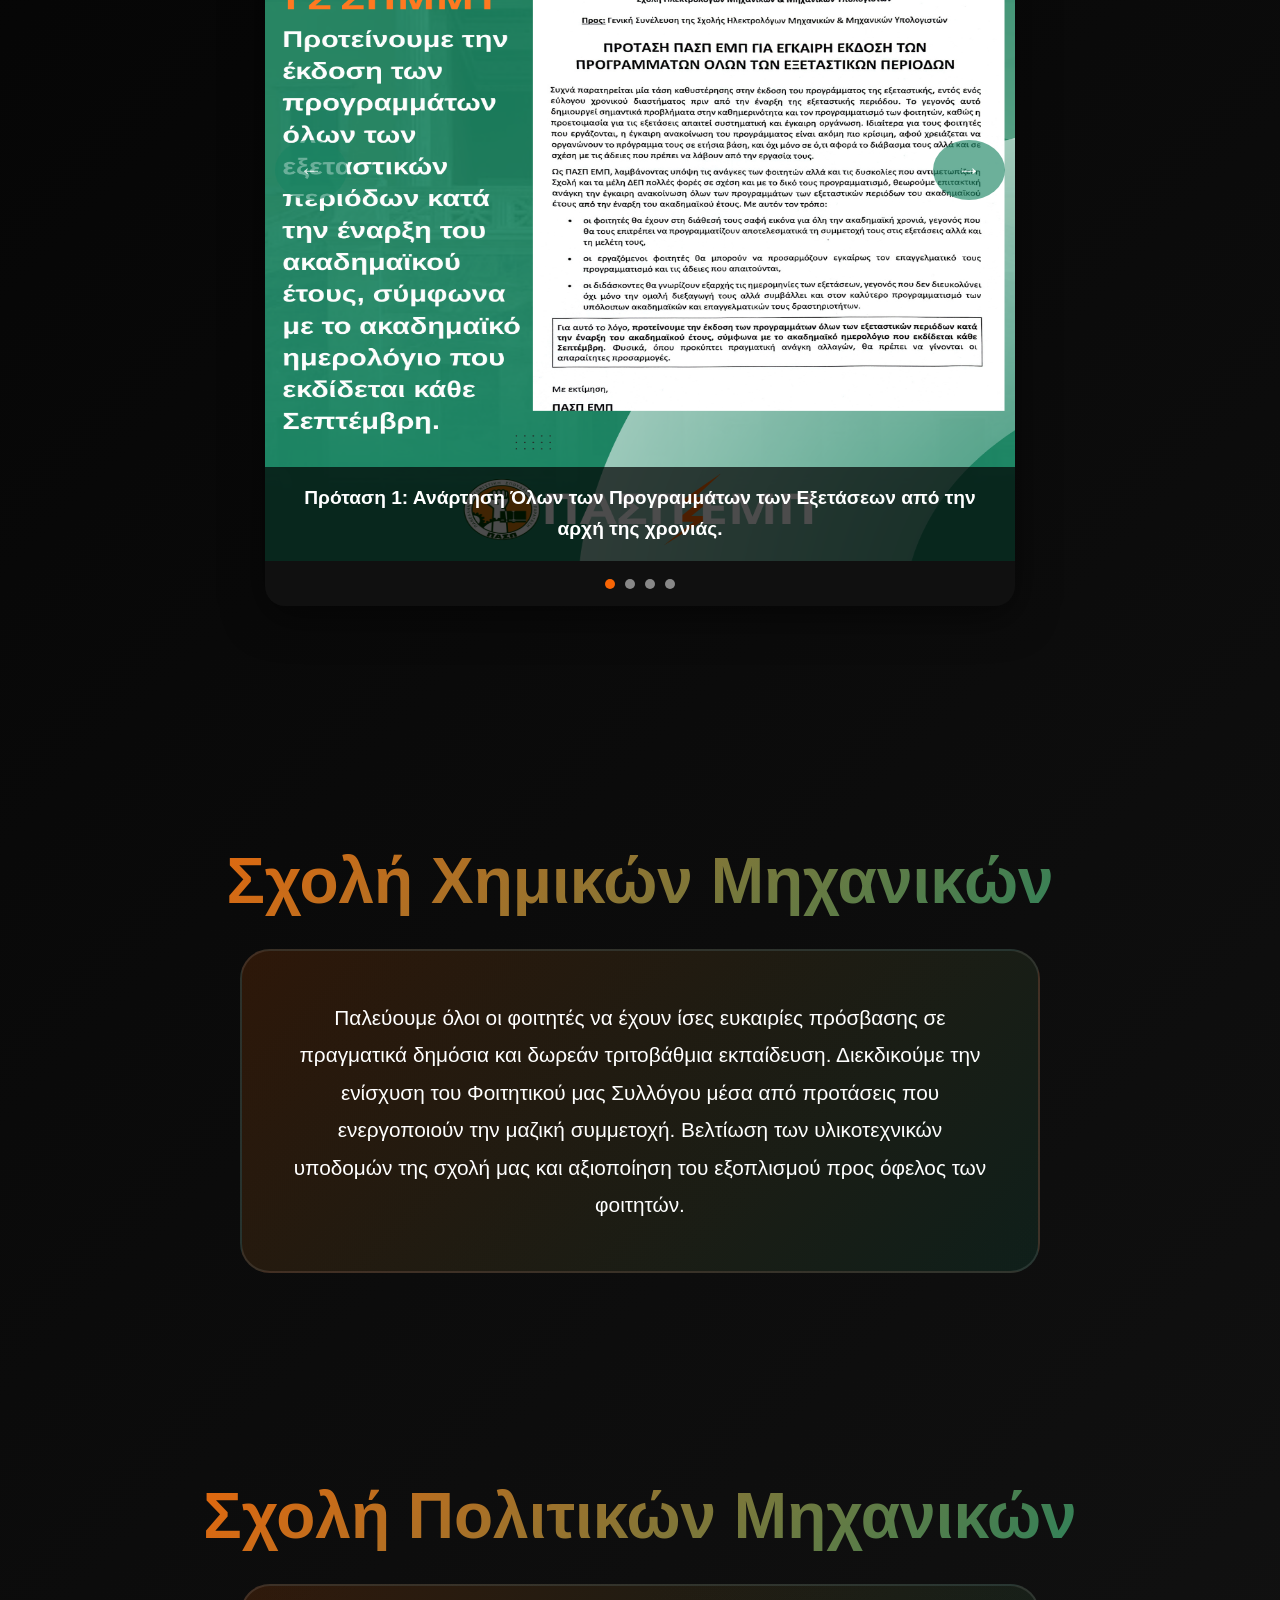
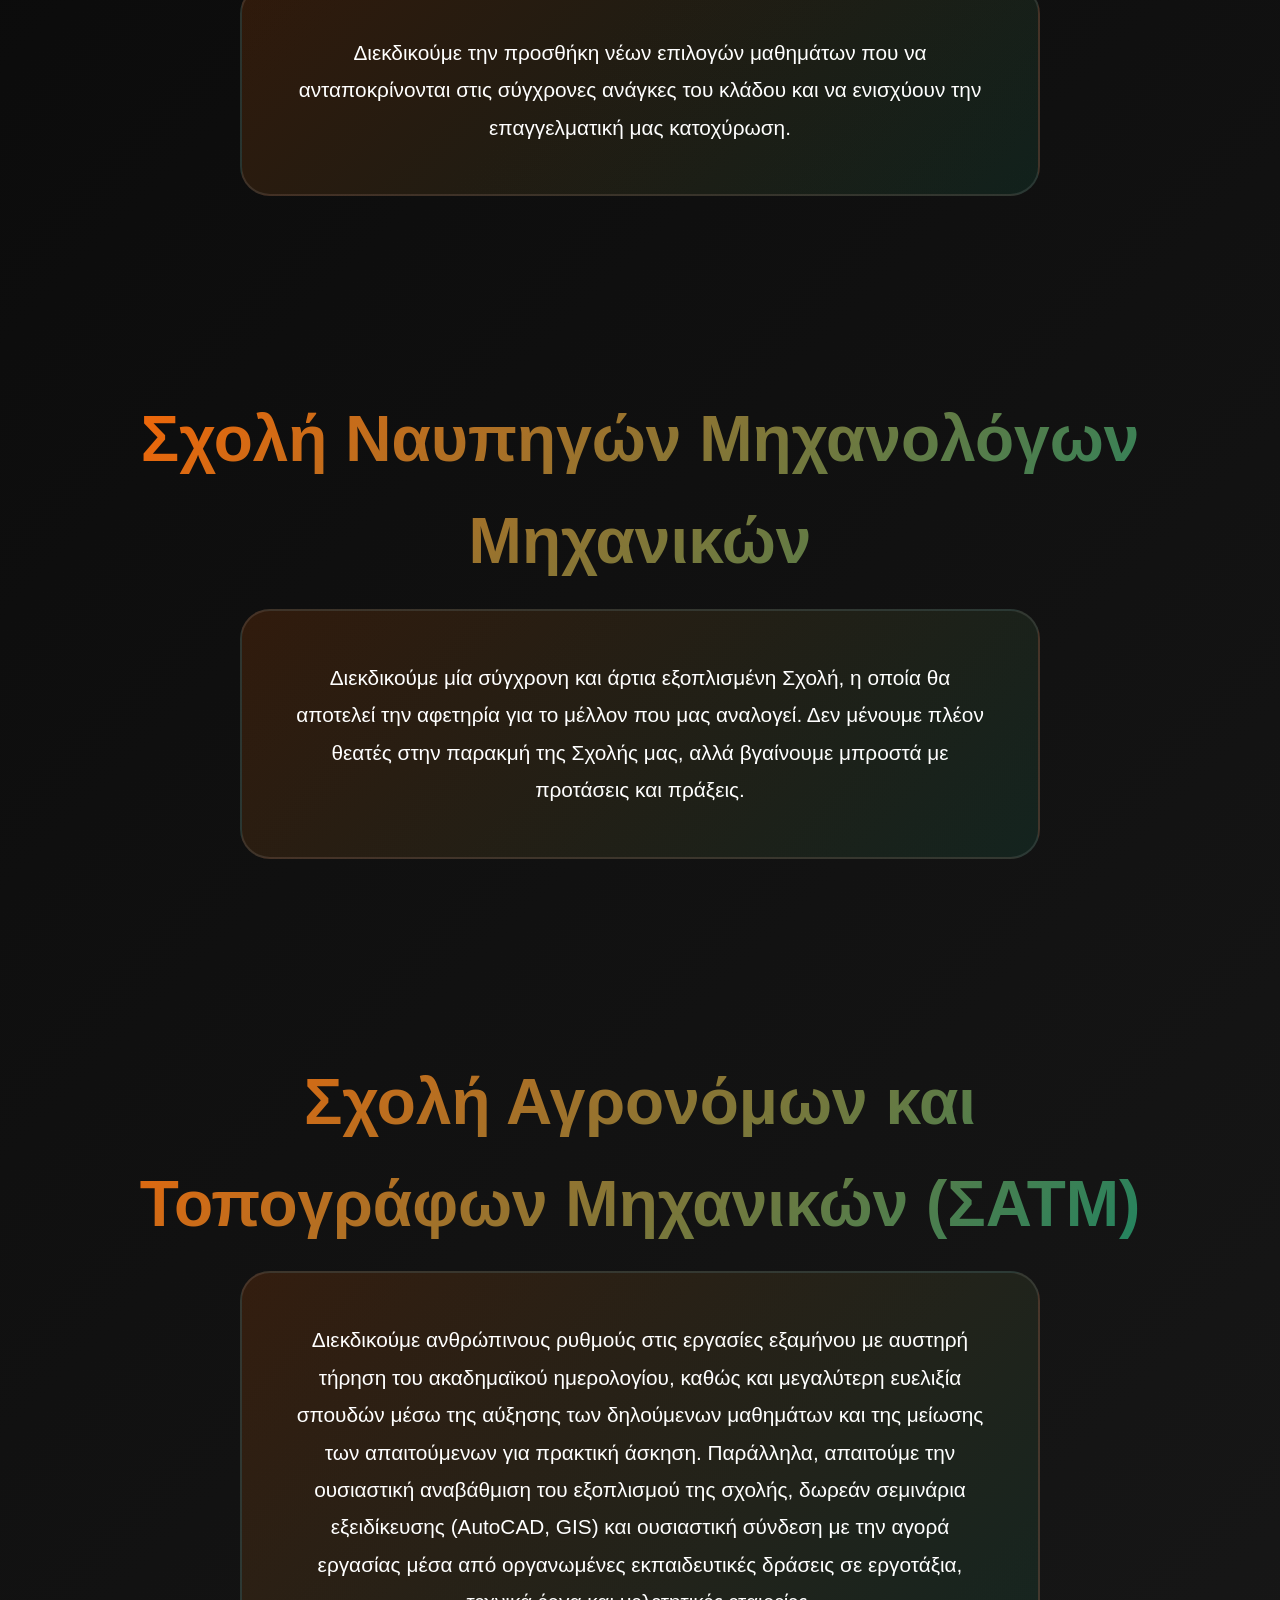
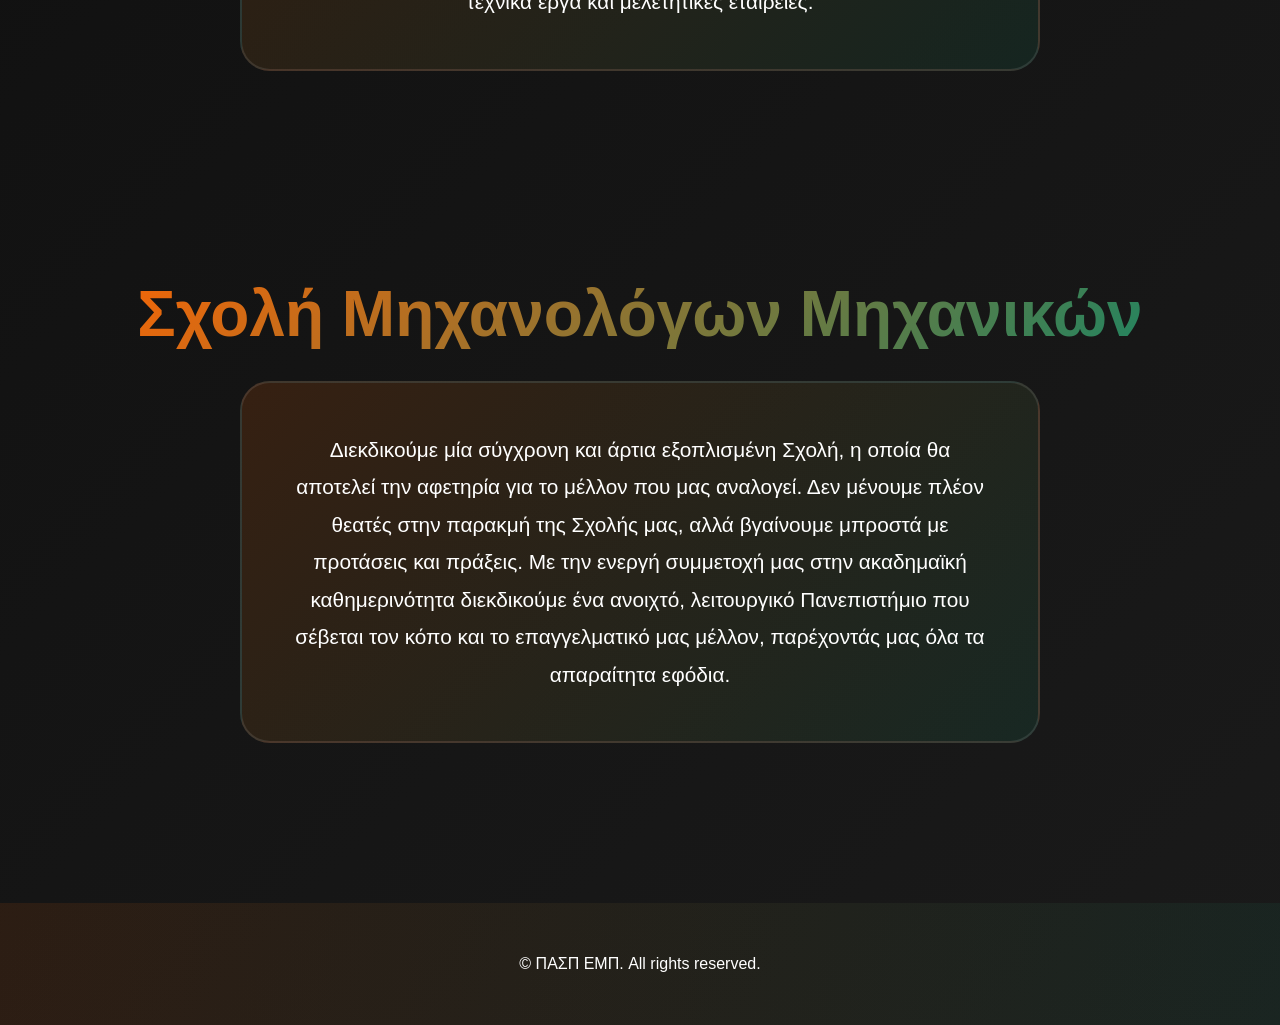
<file: scholes.html>
<!DOCTYPE html>
<html lang="en">
<head>
    <meta charset="UTF-8">
    <meta name="viewport" content="width=device-width, initial-scale=1.0">
    <title>ΠΑΣΠ ΕΜΠ - Σχολές</title>
    <link rel="stylesheet" href="style.css"> 

    <link rel="icon" type="image/png" href="logo2.png">
    
</head>
<body>
    <nav>
        <a href="index.html" class="logo"><img src="logo.png" alt="ΠΑΣΠ ΕΜΠ Logo"></a>
        <div class="hamburger">
            <div class="line"></div>
            <div class="line"></div>
            <div class="line"></div>
        </div>
        <ul class="nav-links">
            <li><a href="poioi_eimaste.html">Ποιοί είμαστε</a></li>
            <li><a href="programma.html">Το Πρόγραμμά μας</a></li>
            <li><a href="scholes.html">Σχολές</a></li>
            <li><a href="theseis.html">Θέσεις</a></li>
            <li><a href="epikoinonia.html">Επικοινωνία</a></li>
            <li><a href="https://eyf.paspemp.gr" class="nav-btn-special" target="_blank" rel="noopener noreferrer">Engineer Your Future</a></li>
        </ul>
    </nav>

    <section id="schools" class="page-header-section">
        <h2>Οι Δράσεις μας Ανά Σχολή</h2>
        <p class="subtitle" style="text-align: center;">Η παρουσία μας είναι ενεργή σε όλες τις Σχολές του ΕΜΠ. Εδώ μπορείτε να δείτε τις βασικές μας διεκδικήσεις σε κάθε τομέα.</p>
    </section>

    <section id="schools">
        <h2 style="margin-bottom: 1rem;">Σχολή Ηλεκτρολόγων Μηχανικών και Μηχανικών Υπολογιστών (ΗΜΜΥ)</h2>
        <div class="mission-content">
            <p>
                Στην πιο πολυπληθή Σχολή, αγωνιζόμαστε για τη βελτίωση του προγράμματος σπουδών, με έμφαση στην ενίσχυση των εργαστηριακών μαθημάτων και την άμεση αναβάθμιση του εξοπλισμού. Είμαστε η φωνή που διεκδικεί αλλαγές στο καταστατικό του Συλλόγου, προωθώντας τη διαφάνεια και τη δημοκρατία σε κάθε απόφαση.
            </p>
        </div>
        <div class="carousel-container">
        <h3>Οι Προτάσεις μας με μια Ματιά</h3>
        <div class="carousel-track">
            <div class="carousel-slide">
                <img src="image-hmmy-1.png" alt="Πρόταση 1: Ανάρτηση Όλων των Προγραμμάτων των Εξετάσεων από την αρχή της χρονιάς">
                <div class="slide-caption">Πρόταση 1: Ανάρτηση Όλων των Προγραμμάτων των Εξετάσεων από την αρχή της χρονιάς.</div>
            </div>
            <div class="carousel-slide">
                <img src="image-hmmy-2.png" alt="Πρόταση 2: Χρήση του PC-Lab από φοιτητές την ώρα που δεν διεξάγονται μαθήματα">
                <div class="slide-caption">Πρόταση 2: Χρήση του PC-Lab από φοιτητές την ώρα που δεν διεξάγονται μαθήματα.</div>
            </div>
            <div class="carousel-slide">
                <img src="image-hmmy-3.png" alt="Πρόταση 3: Επισκευή Ταβανιών και Καθαρισμό Φρεατίων">
                <div class="slide-caption">Πρόταση 3: Επισκευή Ταβανιών και Καθαρισμό Φρεατίων.</div>
            </div>
            <div class="carousel-slide">
                <img src="image-hmmy-4.png" alt="Πρόταση 4: Για την εγκατάσταση Ψηφιακής Οθόνης Ενημέρωσης στον κεντρικό διάδρομο της σχολής">
                <div class="slide-caption">Πρόταση 4: Για την εγκατάσταση Ψηφιακής Οθόνης Ενημέρωσης στον κεντρικό διάδρομο της σχολής.</div>
            </div>
        </div>
        <button class="carousel-btn prev-btn">←</button>
        <button class="carousel-btn next-btn">→</button>
        <div class="carousel-dots"></div>
    </div>
    </section>

    <section id="schools">
        <h2 style="margin-bottom: 1rem;">Σχολή Χημικών Μηχανικών</h2>
        <div class="mission-content">
            <p>
                Παλεύουμε όλοι οι φοιτητές να έχουν ίσες ευκαιρίες πρόσβασης σε πραγματικά δημόσια και δωρεάν τριτοβάθμια εκπαίδευση. Διεκδικούμε την ενίσχυση του Φοιτητικού μας Συλλόγου μέσα από προτάσεις που ενεργοποιούν την μαζική συμμετοχή. Βελτίωση των υλικοτεχνικών υποδομών της σχολή μας και αξιοποίηση του εξοπλισμού προς όφελος των φοιτητών.

            </p>
        </div>
    </section>

    <section id="schools">
        <h2 style="margin-bottom: 1rem;">Σχολή Πολιτικών Μηχανικών</h2>
        <div class="mission-content">
            <p>
                Διεκδικούμε την προσθήκη νέων επιλογών μαθημάτων που να ανταποκρίνονται στις σύγχρονες ανάγκες του κλάδου και να ενισχύουν την επαγγελματική μας κατοχύρωση.
            </p>
        </div>
    </section>

    <section id="schools">
        <h2 style="margin-bottom: 1rem;">Σχολή Ναυπηγών Μηχανολόγων Μηχανικών</h2>
        <div class="mission-content">
            <p>
                Διεκδικούμε μία σύγχρονη και άρτια εξοπλισμένη Σχολή, η οποία θα αποτελεί την αφετηρία για το μέλλον που μας αναλογεί. Δεν μένουμε πλέον θεατές στην παρακμή της Σχολής μας, αλλά βγαίνουμε μπροστά με προτάσεις και πράξεις.
            </p>
        </div>
    </section>

    <section id="schools">
        <h2 style="margin-bottom: 1rem;">Σχολή Αγρονόμων και Τοπογράφων Μηχανικών (ΣΑΤΜ)</h2>
        <div class="mission-content">
            <p>
                Διεκδικούμε ανθρώπινους ρυθμούς στις εργασίες εξαμήνου με αυστηρή τήρηση του ακαδημαϊκού ημερολογίου, καθώς και μεγαλύτερη ευελιξία σπουδών μέσω της αύξησης των δηλούμενων μαθημάτων και της μείωσης των απαιτούμενων για πρακτική άσκηση. Παράλληλα, απαιτούμε την ουσιαστική αναβάθμιση του εξοπλισμού της σχολής, δωρεάν σεμινάρια εξειδίκευσης (AutoCAD, GIS) και ουσιαστική σύνδεση με την αγορά εργασίας μέσα από οργανωμένες εκπαιδευτικές δράσεις σε εργοτάξια, τεχνικά έργα και μελετητικές εταιρείες.
            </p>
        </div>
    </section>


    <section id="schools">
        <h2 style="margin-bottom: 1rem;">Σχολή Μηχανολόγων Μηχανικών</h2>
        <div class="mission-content">
            <p>
                 Διεκδικούμε μία σύγχρονη και άρτια εξοπλισμένη Σχολή, η οποία θα αποτελεί την αφετηρία για το μέλλον που μας αναλογεί. Δεν μένουμε πλέον θεατές στην παρακμή της Σχολής μας, αλλά βγαίνουμε μπροστά με προτάσεις και πράξεις. Με την ενεργή συμμετοχή μας στην ακαδημαϊκή καθημερινότητα διεκδικούμε ένα ανοιχτό, λειτουργικό Πανεπιστήμιο που σέβεται τον κόπο και το επαγγελματικό μας μέλλον, παρέχοντάς μας όλα τα απαραίτητα εφόδια.
            </p>
        </div>
    </section>

    <footer>
        <p>&copy; ΠΑΣΠ ΕΜΠ. All rights reserved.</p>
    </footer>

    <script>
        document.addEventListener('DOMContentLoaded', () => {
            const track = document.querySelector('.carousel-track');
            const slides = Array.from(track.children);
            const nextButton = document.querySelector('.next-btn');
            const prevButton = document.querySelector('.prev-btn');
            const dotsNav = document.querySelector('.carousel-dots');
            
            slides.forEach((slide, index) => {
                const dot = document.createElement('span');
                dot.classList.add('dot');
                if (index === 0) {
                    dot.classList.add('active');
                }
                dotsNav.appendChild(dot);
            });

            const dots = Array.from(dotsNav.children);
            const slideWidth = slides[0].getBoundingClientRect().width;
            let slideIndex = 0;

            const updateCarousel = (index) => {
                track.style.transform = 'translateX(-' + (slideWidth * index) + 'px)';
                
                dots.forEach(dot => dot.classList.remove('active'));
                dots[index].classList.add('active');
            };

            nextButton.addEventListener('click', () => {
                slideIndex = (slideIndex + 1) % slides.length;
                updateCarousel(slideIndex);
            });

            prevButton.addEventListener('click', () => {
                slideIndex = (slideIndex - 1 + slides.length) % slides.length;
                updateCarousel(slideIndex);
            });

            dots.forEach((dot, index) => {
                dot.addEventListener('click', () => {
                    slideIndex = index;
                    updateCarousel(slideIndex);
                });
            });

            window.addEventListener('resize', () => {
                slideWidth = slides[0].getBoundingClientRect().width;
                updateCarousel(slideIndex);
            });
            
        });
        // Επιλογή των στοιχείων
        const hamburger = document.querySelector('.hamburger');
        const navLinks = document.querySelector('.nav-links');
        const links = document.querySelectorAll('.nav-links li');

        // Όταν πατάς το hamburger
        hamburger.addEventListener('click', () => {
            // Εναλλαγή της κλάσης 'active'
            navLinks.classList.toggle('active');
            hamburger.classList.toggle('active');
        });

        // (Προαιρετικά) Να κλείνει το μενού όταν πατάς ένα link
        links.forEach(link => {
            link.addEventListener('click', () => {
                navLinks.classList.remove('active');
                hamburger.classList.remove('active');
            });
        });
    </script>
</body>
</html>
</file>
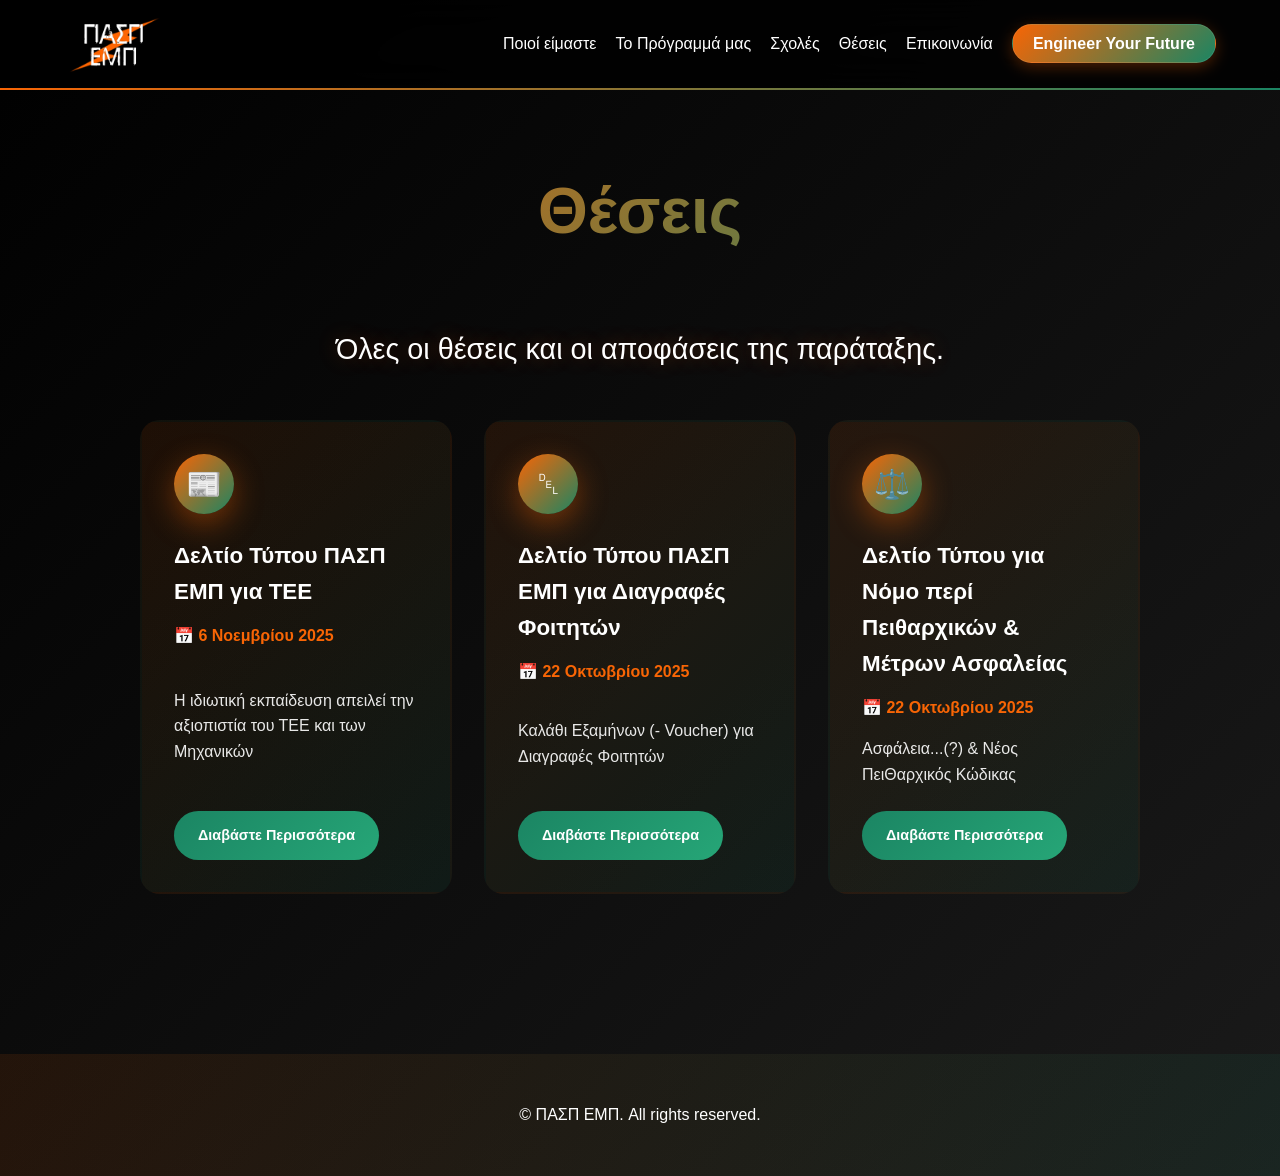
<file: theseis.html>
<!DOCTYPE html>
<html lang="en">
<head>
    <meta charset="UTF-8">
    <meta name="viewport" content="width=device-width, initial-scale=1.0">
    <title>ΠΑΣΠ ΕΜΠ - Θέσεις</title>
    <link rel="stylesheet" href="style.css"> 

    <link rel="icon" type="image/png" href="logo2.png">
    
</head>
<body>
    <nav>
        <a href="index.html" class="logo"><img src="logo.png" alt="ΠΑΣΠ ΕΜΠ Logo"></a>
        <div class="hamburger">
            <div class="line"></div>
            <div class="line"></div>
            <div class="line"></div>
        </div>
        <ul class="nav-links">
            <li><a href="poioi_eimaste.html">Ποιοί είμαστε</a></li>
            <li><a href="programma.html">Το Πρόγραμμά μας</a></li>
            <li><a href="scholes.html">Σχολές</a></li>
            <li><a href="theseis.html">Θέσεις</a></li>
            <li><a href="epikoinonia.html">Επικοινωνία</a></li>
            <li><a href="https://eyf.paspemp.gr" class="nav-btn-special" target="_blank" rel="noopener noreferrer">Engineer Your Future</a></li>
        </ul>
    </nav>

    <section id="announcements" class="page-header-section">
    <h2>Θέσεις</h2>
    <p class="subtitle" style="text-align: center; margin-bottom: 3rem;">
        Όλες οι θέσεις και οι αποφάσεις της παράταξης.
    </p>

    <div class="announcement-grid">
        <div class="announcement-card feature-card">
            <div class="feature-icon">📰</div>
            <h3>Δελτίο Τύπου ΠΑΣΠ ΕΜΠ για ΤΕΕ</h3>
            <p class="date">📅 6 Νοεμβρίου 2025</p>
            <p>Η ιδιωτική εκπαίδευση απειλεί την αξιοπιστία του ΤΕΕ και των Μηχανικών</p>
            <a href="article.html?id=tee-details" class="btn btn-secondary-small">Διαβάστε Περισσότερα</a>
        </div>
        
        <div class="announcement-card feature-card">
            <div class="feature-icon">␡</div>
            <h3>Δελτίο Τύπου ΠΑΣΠ ΕΜΠ για Διαγραφές Φοιτητών</h3>
            <p class="date">📅 22 Οκτωβρίου 2025</p>
            <p>Καλάθι Εξαμήνων (- Voucher) για Διαγραφές Φοιτητών</p>
            <a href="article.html?id=diagrafes-details" class="btn btn-secondary-small">Διαβάστε Περισσότερα</a>
        </div>
        
        <div class="announcement-card feature-card">
            <div class="feature-icon">⚖️</div>
            <h3>Δελτίο Τύπου για Νόμο περί Πειθαρχικών & Μέτρων Ασφαλείας</h3>
            <p class="date">📅 22 Οκτωβρίου 2025</p>
            <p>Ασφάλεια...(?) & Νέος ΠειΘαρχικός Κώδικας</p>
            <a href="article.html?id=peitharxika-details" class="btn btn-secondary-small">Διαβάστε Περισσότερα</a>
        </div>
    </div>
</section>

    <footer>
        <p>&copy; ΠΑΣΠ ΕΜΠ. All rights reserved.</p>
    </footer>
    <script>
        // Επιλογή των στοιχείων
        const hamburger = document.querySelector('.hamburger');
        const navLinks = document.querySelector('.nav-links');
        const links = document.querySelectorAll('.nav-links li');

        // Όταν πατάς το hamburger
        hamburger.addEventListener('click', () => {
            // Εναλλαγή της κλάσης 'active'
            navLinks.classList.toggle('active');
            hamburger.classList.toggle('active');
        });

        // (Προαιρετικά) Να κλείνει το μενού όταν πατάς ένα link
        links.forEach(link => {
            link.addEventListener('click', () => {
                navLinks.classList.remove('active');
                hamburger.classList.remove('active');
            });
        });
    </script>
</body>
</html>
</file>
<file: style.css>
* {
    margin: 0;
    padding: 0;
    box-sizing: border-box;
}

body {
    font-family: -apple-system, BlinkMacSystemFont, 'Segoe UI', sans-serif;
    background: linear-gradient(135deg, #000000 0%, #1a1a1a 100%);
    color: #ffffff;
    line-height: 1.6;
    overflow-x: hidden;
}

.preloader {
    position: fixed;
    top: 0;
    left: 0;
    width: 100%;
    height: 100%;
    background: #000000;
    display: flex;
    align-items: center;
    justify-content: center;
    z-index: 9999;
    transition: opacity 0.5s ease, visibility 0.5s ease;
}

.preloader.hidden {
    opacity: 0;
    visibility: hidden;
}

.lightning-bolt {
    width: 200px;
    height: 200px;
    position: relative;
    animation: pulse 1.5s ease-in-out infinite;
}

@keyframes pulse {
    0%, 100% {
        transform: scale(1);
        filter: drop-shadow(0 0 20px #f86505);
    }
    50% {
        transform: scale(1.1);
        filter: drop-shadow(0 0 40px #f86505) drop-shadow(0 0 60px #1b8563);
    }
}

.lightning-bolt svg {
    width: 100%;
    height: 100%;
    animation: flicker 2s ease-in-out infinite;
}

@keyframes flicker {
    0%, 100% {
        opacity: 1;
    }
    50% {
        opacity: 0.8;
    }
    75% {
        opacity: 1;
    }
    80% {
        opacity: 0.9;
    }
    85% {
        opacity: 1;
    }
}

.lightning-glow {
    position: absolute;
    top: 50%;
    left: 50%;
    transform: translate(-50%, -50%);
    width: 300px;
    height: 300px;
    background: radial-gradient(circle, rgba(248, 101, 5, 0.3), rgba(27, 133, 99, 0.2), transparent);
    border-radius: 50%;
    animation: glowPulse 1.5s ease-in-out infinite;
    filter: blur(40px);
}

@keyframes glowPulse {
    0%, 100% {
        transform: translate(-50%, -50%) scale(1);
        opacity: 0.6;
    }
    50% {
        transform: translate(-50%, -50%) scale(1.3);
        opacity: 1;
    }
}

nav {
    position: fixed;
    top: 0;
    width: 100%;
    height: 90px;
    padding: 1.5rem 5%;
    display: flex;
    justify-content: space-between;
    align-items: center;
    background: rgba(0, 0, 0, 0.8);
    backdrop-filter: blur(20px);
    z-index: 1000;
    border-bottom: 2px solid transparent;
    border-image: linear-gradient(90deg, #f86505, #1b8563) 1;
}

.logo {
    font-size: 1.8rem;
    font-weight: 800;
    background: linear-gradient(135deg, #f86505, #1b8563);
    -webkit-background-clip: text;
    -webkit-text-fill-color: transparent;
    background-clip: text;
    flex-shrink: 0;
}

.logo img {
    height: 60px; 
    width: auto;
    vertical-align: middle; 
    transition: transform 0.3s ease;
}

.logo img:hover {
    transform: scale(1.05);
}

.nav-links {
    display: flex;
    gap: 1.2rem;
    list-style: none;
}

.nav-links a {
    color: #ffffff;
    text-decoration: none;
    font-weight: 500;
    transition: all 0.3s ease;
    position: relative;
    font-size: 1rem;
    white-space: nowrap;
}

.nav-links a::after {
    content: '';
    position: absolute;
    bottom: -5px;
    left: 0;
    width: 0;
    height: 2px;
    background: linear-gradient(90deg, #f86505, #1b8563);
    transition: width 0.3s ease;
}

.nav-links a:hover::after {
    width: 100%;
}

.hero {
    width: 100%;
    min-height: 100vh;
    display: flex;
    align-items: center;
    justify-content: center;
    padding: 2rem 5%;
    position: relative;
    overflow: hidden;

    background: linear-gradient(135deg, #000000 0%, #1a1a1a 100%);
}

.gradient-orb {
    position: absolute;
    border-radius: 50%;
    filter: blur(100px);
    opacity: 0.6;
    animation: float 20s ease-in-out infinite;
}

.orb1 {
    width: 600px;
    height: 600px;
    background: radial-gradient(circle, #f86505, transparent);
    top: -300px;
    right: -200px;
}

.orb2 {
    width: 500px;
    height: 500px;
    background: radial-gradient(circle, #1b8563, transparent);
    bottom: -250px;
    left: -150px;
    animation-delay: -10s;
}

.orb3 {
    width: 400px;
    height: 400px;
    background: radial-gradient(circle, #f86505, transparent);
    top: 50%;
    left: 50%;
    transform: translate(-50%, -50%);
    animation-delay: -5s;
}

@keyframes float {
    0%, 100% { transform: translate(0, 0) scale(1); }
    33% { transform: translate(50px, -50px) scale(1.1); }
    66% { transform: translate(-50px, 50px) scale(0.9); }
}

.hero-content {
    max-width: 900px;
    text-align: center;
    z-index: 1;
    position: relative;
}

h1 {
    font-size: clamp(3rem, 10vw, 6rem);
    margin-bottom: 2rem;
    font-weight: 900;
    line-height: 1;
    background: linear-gradient(135deg, #ffffff 0%, #f86505 50%, #1b8563 100%);
    -webkit-background-clip: text;
    -webkit-text-fill-color: transparent;
    background-clip: text;
    animation: shimmer 3s ease-in-out infinite;
}

@keyframes shimmer {
    0%, 100% { background-position: 0% 50%; }
    50% { background-position: 100% 50%; }
}

.subtitle {
    font-size: clamp(1.2rem, 3vw, 1.8rem);
    margin-bottom: 3rem;
    color: #ffffff;
    font-weight: 300;
    text-shadow: 0 0 20px rgba(248, 101, 5, 0.3);
}

.cta-buttons {
    display: flex;
    gap: 2rem;
    justify-content: center;
    flex-wrap: wrap;
}

.btn {
    padding: 1.2rem 3rem;
    font-size: 1.1rem;
    font-weight: 700;
    border: none;
    cursor: pointer;
    transition: all 0.4s ease;
    text-decoration: none;
    border-radius: 50px;
    position: relative;
    overflow: hidden;
}

.btn::before {
    content: '';
    position: absolute;
    top: 50%;
    left: 50%;
    width: 0;
    height: 0;
    border-radius: 50%;
    background: rgba(255, 255, 255, 0.3);
    transform: translate(-50%, -50%);
    transition: width 0.6s, height 0.6s;
}

.btn:hover::before {
    width: 300px;
    height: 300px;
}

.btn span {
    position: relative;
    z-index: 1;
}

.btn-primary {
    background: linear-gradient(135deg, #f86505, #ff9040);
    color: #000000;
    box-shadow: 0 10px 40px rgba(248, 101, 5, 0.4);
}

.btn-primary:hover {
    transform: translateY(-5px);
    box-shadow: 0 20px 60px rgba(248, 101, 5, 0.6);
}

.btn-secondary {
    background: linear-gradient(135deg, #1b8563, #26a677);
    color: #ffffff;
    box-shadow: 0 10px 40px rgba(27, 133, 99, 0.4);
}

.btn-secondary:hover {
    transform: translateY(-5px);
    box-shadow: 0 20px 60px rgba(27, 133, 99, 0.6);
}

section {
    padding: 6rem 5%;
    max-width: 1200px;
    margin: 0 auto;
    position: relative;
}

h2 {
    font-size: clamp(2.5rem, 6vw, 4rem);
    margin-bottom: 4rem;
    text-align: center;
    font-weight: 800;
    background: linear-gradient(135deg, #f86505, #1b8563);
    -webkit-background-clip: text;
    -webkit-text-fill-color: transparent;
    background-clip: text;
}

.features {
    display: grid;
    grid-template-columns: repeat(auto-fit, minmax(280px, 1fr));
    gap: 2rem;
    margin-top: 2rem;
    max-width: 1100px; 
    margin-left: auto;
    margin-right: auto;
}

.feature-card {
    padding: 2rem;
    background: linear-gradient(135deg, rgba(248, 101, 5, 0.1), rgba(27, 133, 99, 0.1));
    border: 2px solid transparent;
    border-radius: 20px;
    transition: all 0.5s ease;
    position: relative;
    overflow: hidden;
}

.feature-card::before {
    content: '';
    position: absolute;
    top: -2px;
    left: -2px;
    right: -2px;
    bottom: -2px;
    background: linear-gradient(135deg, #f86505, #1b8563);
    border-radius: 30px;
    opacity: 0;
    transition: opacity 0.5s ease;
    z-index: -1;
}

.feature-card:hover::before {
    opacity: 1;
}

.feature-card:hover {
    transform: translateY(-10px) scale(1.02);
    box-shadow: 0 20px 60px rgba(248, 101, 5, 0.3);
}

.feature-icon {
    width: 60px;
    height: 60px;
    background: linear-gradient(135deg, #f86505, #1b8563);
    border-radius: 50%;
    display: flex;
    align-items: center;
    justify-content: center;
    margin-bottom: 1.5rem;
    font-size: 1.8rem;
    box-shadow: 0 10px 30px rgba(248, 101, 5, 0.4);
}

.feature-card h3 {
    font-size: 1.4rem;
    margin-bottom: 0.8rem;
    color: #ffffff;
    font-weight: 700;
}

.feature-card p {
    color: rgba(255, 255, 255, 0.9);
    font-size: 1rem;
    line-height: 1.6;
}

.mission-content {
    text-align: center;
    font-size: 1.3rem;
    max-width: 800px;
    margin: 0 auto;
    padding: 3rem;
    background: linear-gradient(135deg, rgba(248, 101, 5, 0.15), rgba(27, 133, 99, 0.15));
    border-radius: 30px;
    border: 2px solid rgba(255, 255, 255, 0.1);
    line-height: 1.8;
}

.announcement-grid {
    display: grid;
    grid-template-columns: repeat(auto-fit, minmax(300px, 1fr));
    gap: 2rem;
    margin-top: 3rem;
    max-width: 1000px; 
    margin-left: auto;
    margin-right: auto;
}

.announcement-card {
    display: flex;
    flex-direction: column;
    justify-content: space-between;
}

.announcement-card .date {
    color: #f86505;
    font-weight: 600;
    margin-bottom: 1rem;
    font-size: 1rem;
}

.announcement-card p {
    flex-grow: 1; 
}
/* Το κουτί του άρθρου */
.announcement-post-container {
    max-width: 800px; /* Το μικραίνουμε λίγο για να είναι πιο ευανάγνωστο */
    margin: 0 auto;
    padding: 3rem; /* Μειωμένο padding */
    background: linear-gradient(135deg, rgba(20, 20, 20, 0.95), rgba(30, 30, 30, 0.95)); /* Πιο σκούρο φόντο για να διαβάζεται */
    border-radius: 20px;
    border: 1px solid rgba(255, 255, 255, 0.1);
    min-height: 50vh;
}

/* Ο Τίτλος του άρθρου */
.post-header h1 {
    font-size: 2.5rem;
    line-height: 1.2;
    margin-bottom: 1rem;
    text-align: left; 
    background: linear-gradient(135deg, #ffffff 0%, #f86505 50%, #1b8563 100%);
            -webkit-background-clip: text;
            -webkit-text-fill-color: transparent;
            background-clip: text;
}
.post-meta { color: #ccc; font-style: italic; margin-bottom: 2rem; border-bottom: 1px solid #555; padding-bottom: 1rem;}

/* Το κυρίως κείμενο */
.post-content p { 
    font-size: 1.1rem !important; 
    margin-bottom: 1.2rem;
    color: #e0e0e0;
    text-align: justify !important; 
}

.call-to-action {
            margin-top: 3rem;
            padding: 2rem;
            background: rgba(27, 133, 99, 0.2);
            border-left: 5px solid #1b8563;
            border-radius: 10px;
        }
        .back-link { display: inline-block; margin-top: 2rem; margin-bottom: 2rem; color: #1b8563; text-decoration: none; font-weight: bold; }
        .back-link:hover { color: #f86505; 
}

.btn-secondary-small {
    background: linear-gradient(135deg, #1b8563, #26a677);
    color: #ffffff;
    padding: 0.8rem 1.5rem;
    font-size: 0.9rem;
    font-weight: 600;
    border-radius: 30px;
    margin-top: 1.5rem;
    align-self: flex-start;
    text-align: center;
    transition: all 0.3s ease;
}

.btn-secondary-small:hover {
    box-shadow: 0 5px 20px rgba(27, 133, 99, 0.8);
    transform: translateY(-2px);
}

.contact-form-container {
    max-width: 100%; 
    margin: 0;
    padding: 3rem;
    background: linear-gradient(135deg, rgba(248, 101, 5, 0.15), rgba(27, 133, 99, 0.15));
    border-radius: 30px;
    border: 2px solid rgba(255, 255, 255, 0.1);
}

.contact-form-container h3 {
    font-size: 2rem;
    margin-bottom: 2.5rem;
    color: #f86505;
    font-weight: 700;
    text-align: center;
}

.contact-form-container label {
    display: block;
    margin-bottom: 0.5rem;
    font-weight: 500;
    color: #ffffff;
    font-size: 1.1rem;
}

.contact-form-container input[type="text"],
.contact-form-container input[type="email"],
.contact-form-container textarea {
    width: 100%;
    padding: 1rem;
    margin-bottom: 1.5rem;
    border: 2px solid #1b8563;
    border-radius: 10px;
    background: rgba(0, 0, 0, 0.5);
    color: #ffffff;
    font-size: 1rem;
    box-sizing: border-box;
    transition: border-color 0.3s ease, box-shadow 0.3s ease;
}

.contact-form-container input[type="text"]:focus,
.contact-form-container input[type="email"]:focus,
.contact-form-container textarea:focus {
    border-color: #f86505;
    box-shadow: 0 0 10px rgba(248, 101, 5, 0.5);
    outline: none;
}

.contact-form-container textarea {
    resize: vertical;
    min-height: 150px;
}

.contact-layout {
    display: grid;
    grid-template-columns: 1fr 350px; 
    gap: 3rem;
    max-width: 1200px;
    margin: 0 auto;
    align-items: flex-start;
}

.contact-info-container {
    padding: 3rem;
    background: linear-gradient(135deg, rgba(27, 133, 99, 0.15), rgba(248, 101, 5, 0.15));
    border-radius: 30px;
    border: 2px solid rgba(255, 255, 255, 0.1);
}

.contact-info-container h3 {
    font-size: 2rem;
    margin-bottom: 2.5rem;
    color: #f86505;
    font-weight: 700;
    text-align: center;
}

.info-item {
    display: flex;
    margin-bottom: 2rem;
    align-items: flex-start;
    padding-bottom: 1rem;
    border-bottom: 1px dashed rgba(255, 255, 255, 0.1);
}

.info-icon {
    font-size: 2.5rem;
    width: 60px;
    height: 60px;
    display: flex;
    align-items: center;
    justify-content: center;
    margin-right: 1.5rem;
    background: rgba(27, 133, 99, 0.4); 
    border-radius: 50%;
    box-shadow: 0 5px 15px rgba(27, 133, 99, 0.4);
    flex-shrink: 0;
}

.info-text h2 {
    margin: 0 0 0.5rem 0;
    font-size: 1.5rem;
    font-weight: 700;
    color: #ffffff;
    background: none;
    -webkit-text-fill-color: inherit;
}

.info-text p {
    margin: 0;
    font-size: 0.9rem;
    color: rgba(255, 255, 255, 0.8);
    line-height: 1.4;
}

.info-icon > * {
    filter: drop-shadow(0 0 5px rgba(255, 255, 255, 0.3));
}

.social-links {
    margin-top: 3rem;
    text-align: center;
    border-top: 1px solid rgba(255, 255, 255, 0.1);
    padding-top: 2rem;
}

.social-links h4 {
    font-size: 1.5rem;
    margin-bottom: 1.5rem;
    color: #f86505;
}

.social-icon {
    font-size: 2rem;
    margin: 0 10px;
    color: #ffffff;
    transition: transform 0.3s ease, color 0.3s ease;
}

.social-icon:hover {
    color: #1b8563;
    transform: scale(1.2);
}

@media (max-width: 992px) {
    .contact-layout {
        grid-template-columns: 1fr; 
        gap: 2rem;
    }

    .contact-info-container {
        order: -1; 
    }
}

footer {
    text-align: center;
    padding: 3rem 5%;
    background: linear-gradient(90deg, rgba(248, 101, 5, 0.1), rgba(27, 133, 99, 0.1));
    color: #ffffff;
    margin-top: 4rem;
}

.carousel-container {
    max-width: 750px; 
    margin: 4rem auto 2rem auto;
    overflow: hidden;
    position: relative;
    border-radius: 20px;
    box-shadow: 0 10px 40px rgba(0, 0, 0, 0.5);
    background: #101010;
    max-height: 938px;
}

.carousel-container h3 {
    text-align: center;
    color: #f86505;
    font-size: 1.8rem;
    padding: 1rem 0;
}

.carousel-track {
    display: flex;
    transition: transform 0.5s ease-in-out;
    height: 100%; 
}

.carousel-slide {
    min-width: 100%;
    position: relative;
    height: 750px;
}

.carousel-slide img {
    width: 100%;
    height: 100%;  
    display: block;
    border-radius: 20px 20px 0 0;
}

.slide-caption {
    position: absolute;
    bottom: 0;
    left: 0;
    width: 100%;
    padding: 1rem;
    background: rgba(0, 0, 0, 0.7);
    color: #ffffff;
    font-size: 1.2rem;
    font-weight: 600;
    text-align: center;
    /* ΔΙΟΡΘΩΣΗ: Τύλιγμα κειμένου για μεγάλες λεζάντες */
    word-wrap: break-word;
    word-break: break-word;
}

.carousel-btn {
    position: absolute;
    top: 50%;
    transform: translateY(-50%);
    background: rgba(27, 133, 99, 0.8);
    color: white;
    border: none;
    padding: 1rem 1.5rem;
    cursor: pointer;
    z-index: 50;
    font-size: 1.5rem;
    border-radius: 50%;
    opacity: 0.8;
    transition: opacity 0.3s, background-color 0.3s;
}

.carousel-btn:hover {
    opacity: 1;
    background: #f86505;
}

.prev-btn {
    left: 10px;
}

.next-btn {
    right: 10px;
}

.carousel-dots {
    text-align: center;
    padding: 10px;
}

.dot {
    height: 10px;
    width: 10px;
    margin: 0 5px;
    background-color: rgba(255, 255, 255, 0.5);
    border-radius: 50%;
    display: inline-block;
    transition: background-color 0.6s ease;
    cursor: pointer;
}

.dot.active {
    background-color: #f86505;
}

/* Αρχικά κρύβουμε το hamburger στο Desktop */
.hamburger {
    display: none;
    cursor: pointer;
    flex-direction: column;
    gap: 5px;
}

.hamburger .line {
    width: 25px;
    height: 3px;
    background-color: #fff; /* Λευκές γραμμές */
    transition: all 0.3s ease;
}

/* Ορίζουμε μια νέα κλάση για το βασικό κενό των σελίδων */
.page-header-section {
    padding-top: 10rem; /* Το μεγάλο κενό για Laptop/Desktop */
}
/* Στυλ για το ξεχωριστό κουμπί στο μενού */
.nav-links .nav-btn-special {
    background: linear-gradient(135deg, #f86505, #1b8563); /* Τα χρώματα της ΠΑΣΠ */
    padding: 10px 20px;
    border-radius: 25px;
    color: #ffffff !important; /* Λευκά γράμματα */
    font-weight: bold;
    box-shadow: 0 4px 15px rgba(248, 101, 5, 0.3);
    transition: all 0.3s ease;
    border: 1px solid rgba(255,255,255,0.1);
}

/* Αφαιρούμε την κάτω γραμμή (underline effect) που έχουν τα άλλα links */
.nav-links .nav-btn-special::after {
    display: none;
}

/* Hover εφέ */
.nav-links .nav-btn-special:hover {
    transform: translateY(-2px) scale(1.05);
    box-shadow: 0 6px 20px rgba(27, 133, 99, 0.5);
    background: linear-gradient(135deg, #ff7b29, #26a677);
}

/* Ρυθμίσεις για κινητά και tablets */
@media (max-width: 768px) {
	.announcement-grid {
        grid-template-columns: 1fr;
    }
	.nav-links {
        gap: 1.5rem;
    }
    
    .cta-buttons {
        flex-direction: column;
        align-items: center;
    }
    
    .btn {
        width: 100%;
        max-width: 320px;
    }

    .features {
        grid-template-columns: 1fr;
    }
    /* Εμφάνιση του Hamburger */
    .hamburger {
        display: flex;
        z-index: 2000; /* Να είναι πάνω από το μενού */
    }

    /* Αλλαγή της λίστας σε πλήρη οθόνη (Overlay) */
    .nav-links {
        position: fixed;
        background: rgba(0, 0, 0, 0.95); /* Πολύ σκούρο φόντο */
        height: 100vh;
        width: 100%;
        top: 0;
        right: -100%; /* Κρυμμένο δεξιά αρχικά */
        flex-direction: column;
        align-items: center;
        justify-content: center;
        transition: right 0.5s ease-in-out; /* Εφέ κίνησης */
        z-index: 1500;
        gap: 3rem; /* Κενό ανάμεσα στα links */
    }

    /* Όταν η κλάση 'active' προστεθεί μέσω JS, το μενού εμφανίζεται */
    .nav-links.active {
        right: 0;
    }

    /* Μεγαλύτερα γράμματα για το κινητό */
    .nav-links a {
        font-size: 1.5rem;
    }

    /* Animation για το hamburger όταν γίνεται X */
    .hamburger.active .line:nth-child(1) {
        transform: rotate(45deg) translate(5px, 6px);
    }
    .hamburger.active .line:nth-child(2) {
        opacity: 0;
    }
    .hamburger.active .line:nth-child(3) {
        transform: rotate(-45deg) translate(5px, -6px);
    }

    /* Μείωση του κενού στην κορυφή για κινητά */
    section {
        padding: 4rem 5% !important; /* Το !important για να παρακάμψει το inline style */
    }

    /* Ειδικά για τα τμήματα που έχουν inline style padding-top: 10rem */
    #academics, #mission, #contact, #about, #schools, #announcements, #announcement-detail {
        padding-top: 6rem !important; /* Μικρότερο κενό ώστε να φαίνεται ο τίτλος */
    }

    /* Μείωση μεγέθους γραμματοσειράς τίτλων */
    h1 {
        font-size: 2.5rem; /* Πιο μικρό από το desktop */
    }
    
    h2 {
        font-size: 2rem;
        margin-bottom: 2rem;
    }

    /* Το λογότυπο να μικραίνει λίγο για να χωράει το hamburger */
    .logo img {
        height: 50px; /* Από 80px που είναι τώρα */
    }

    .page-header-section {
        padding-top: 4rem; /* Μικρότερο κενό για κινητά ώστε να φαίνεται ωραίο */
    }

    .nav-links .nav-btn-special {
        display: inline-block;
        margin-top: 1rem; /* Λίγο κενό από τα πάνω */
        padding: 15px 30px;
        font-size: 1.2rem;
        width: auto;
    }

    .announcement-post-container {
        padding: 1.5rem !important; /* Πολύ μικρότερο padding */
        width: 95%; /* Να αφήνει λίγο κενό δεξιά-αριστερά */
    }

    /* Μικραίνουμε τον τίτλο στο κινητό */
    .post-header h1 {
        font-size: 1.8rem !important;
    }

    /* Μικραίνουμε κι άλλο το κείμενο στο κινητό */
    .post-content p {
        font-size: 1rem !important;
    }
}
</file>
